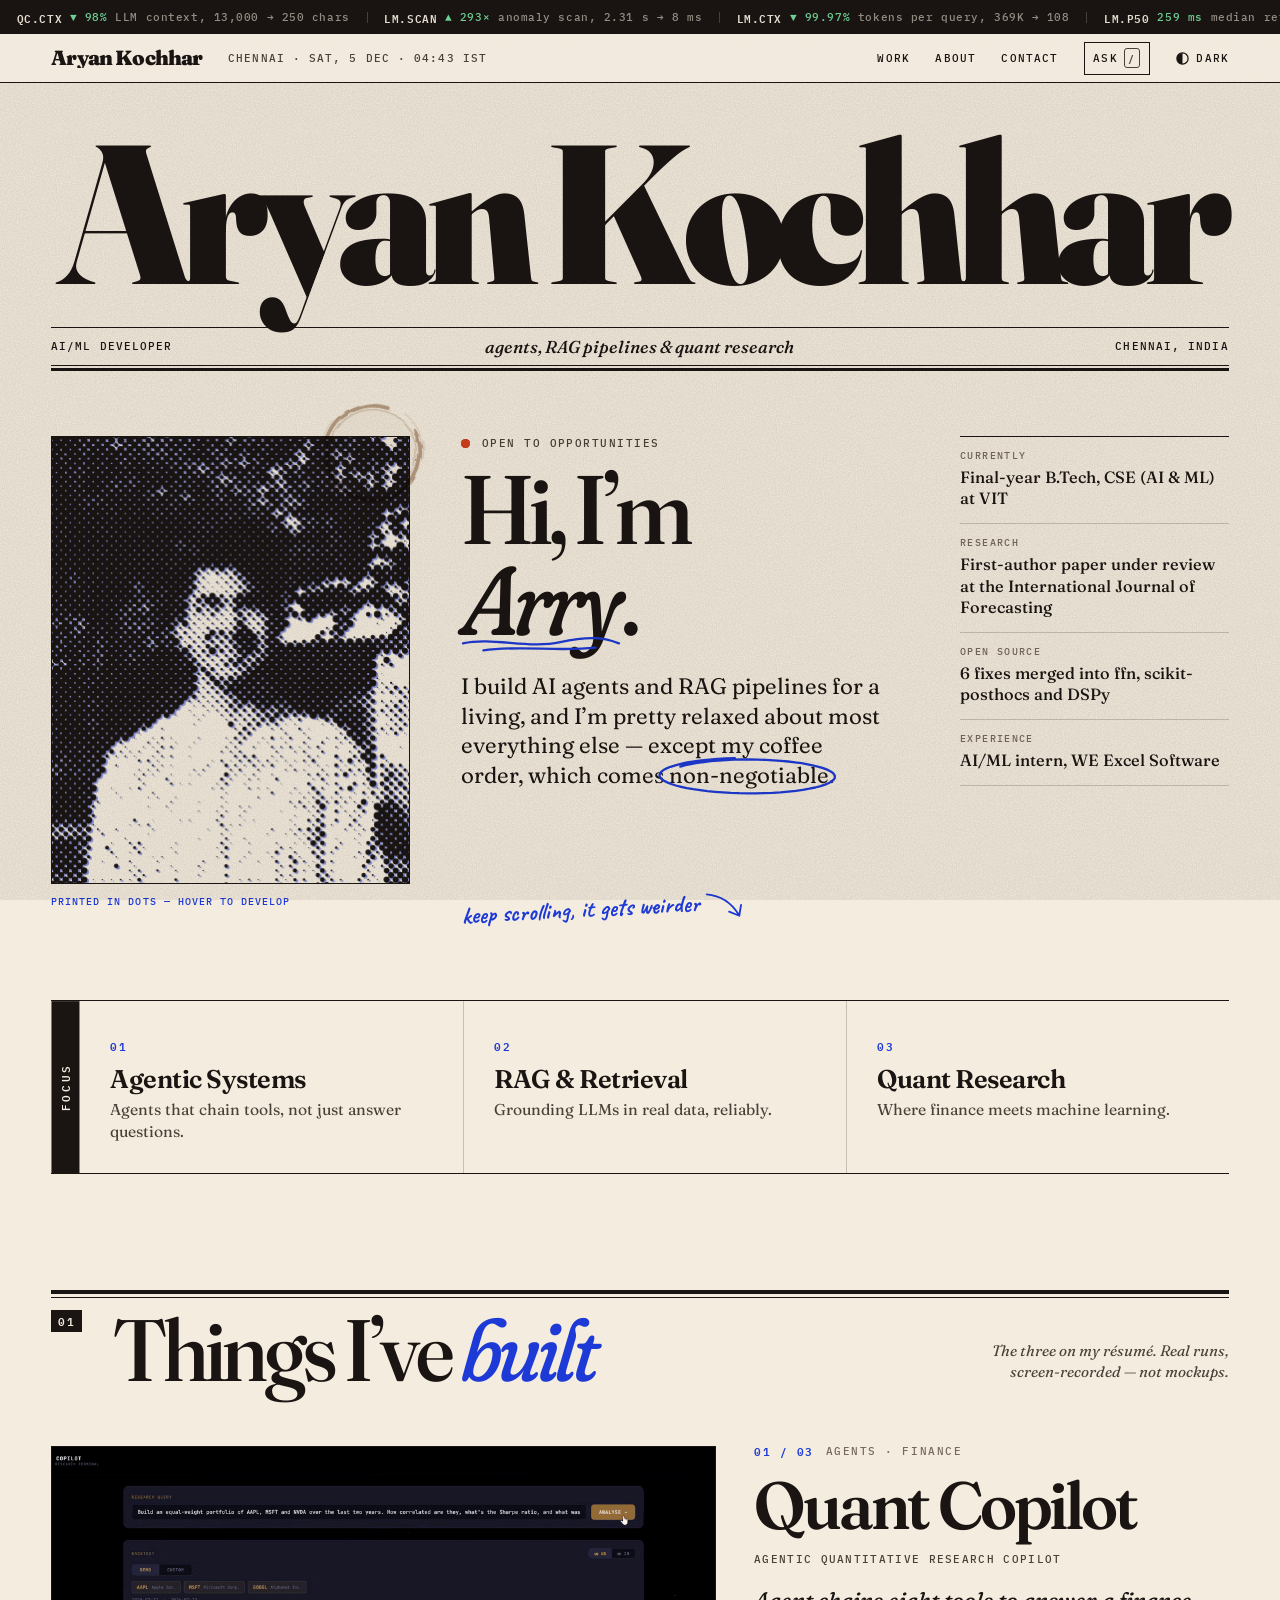
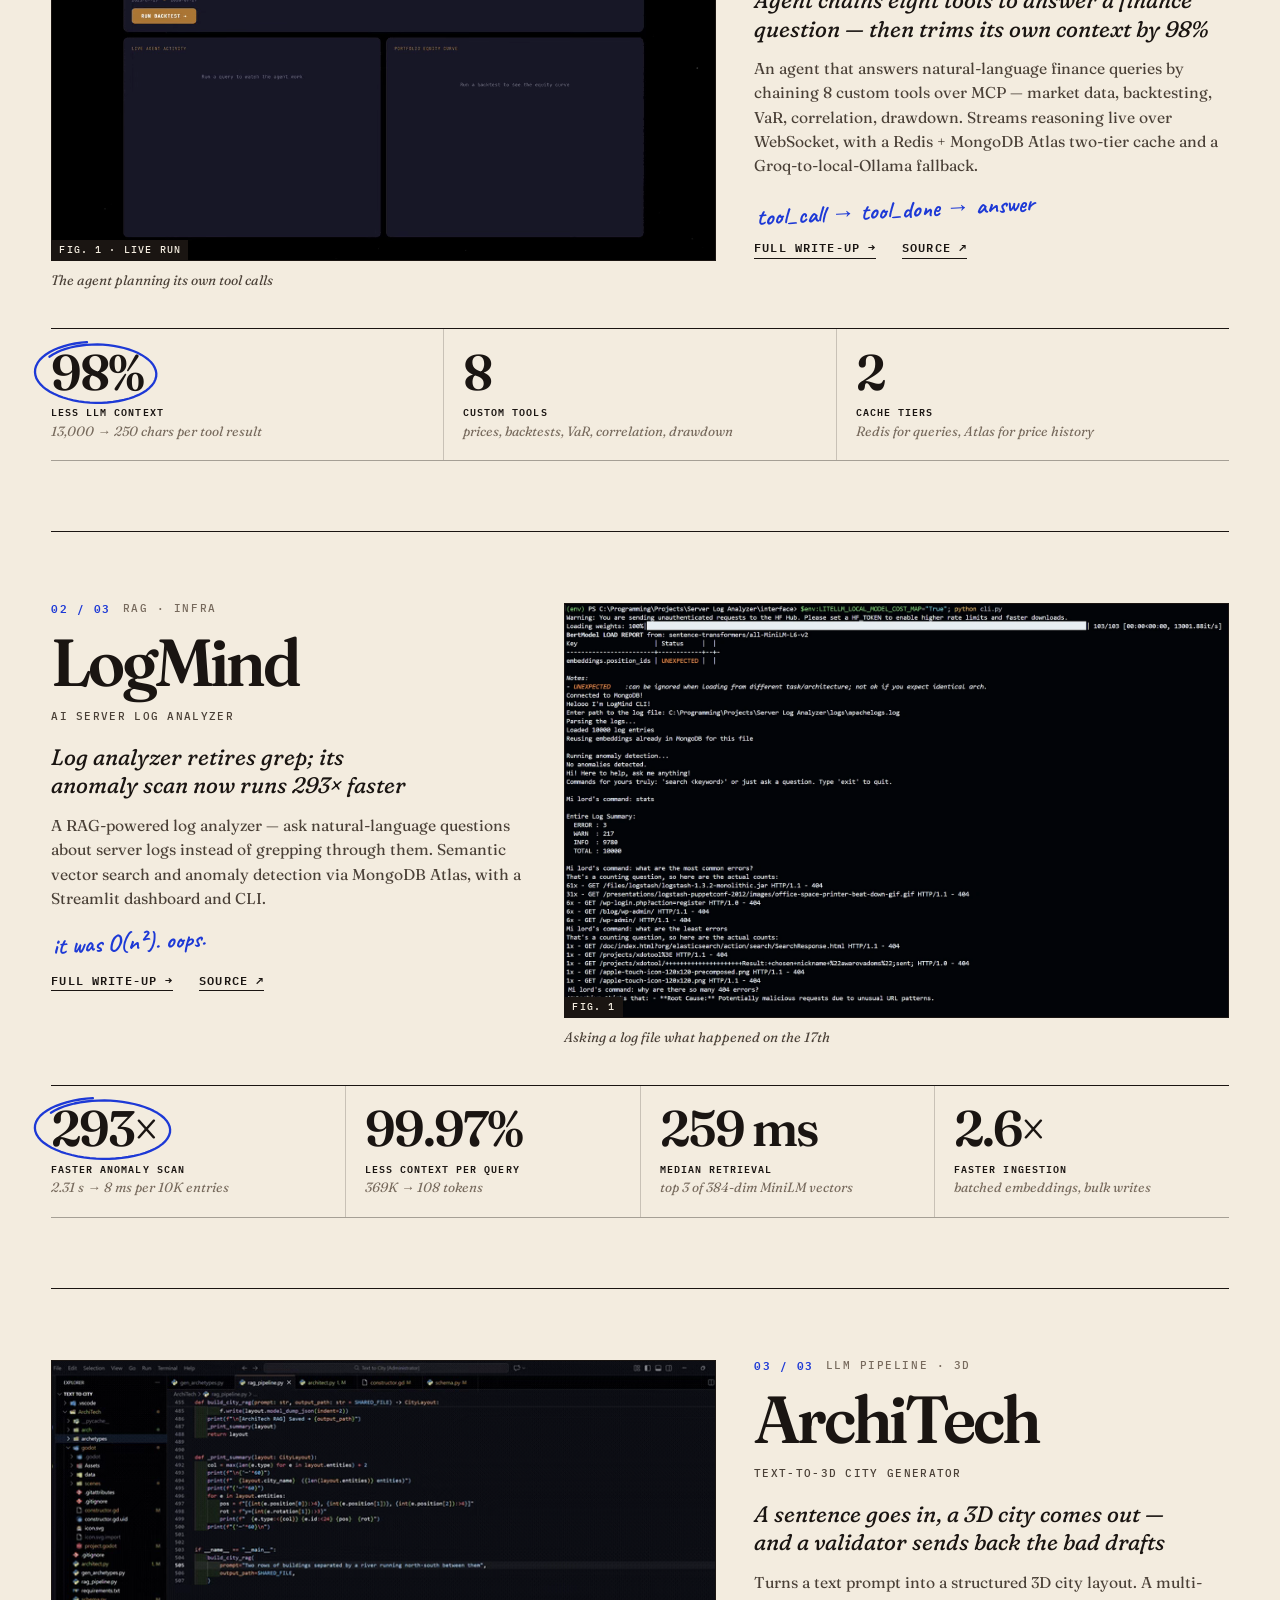
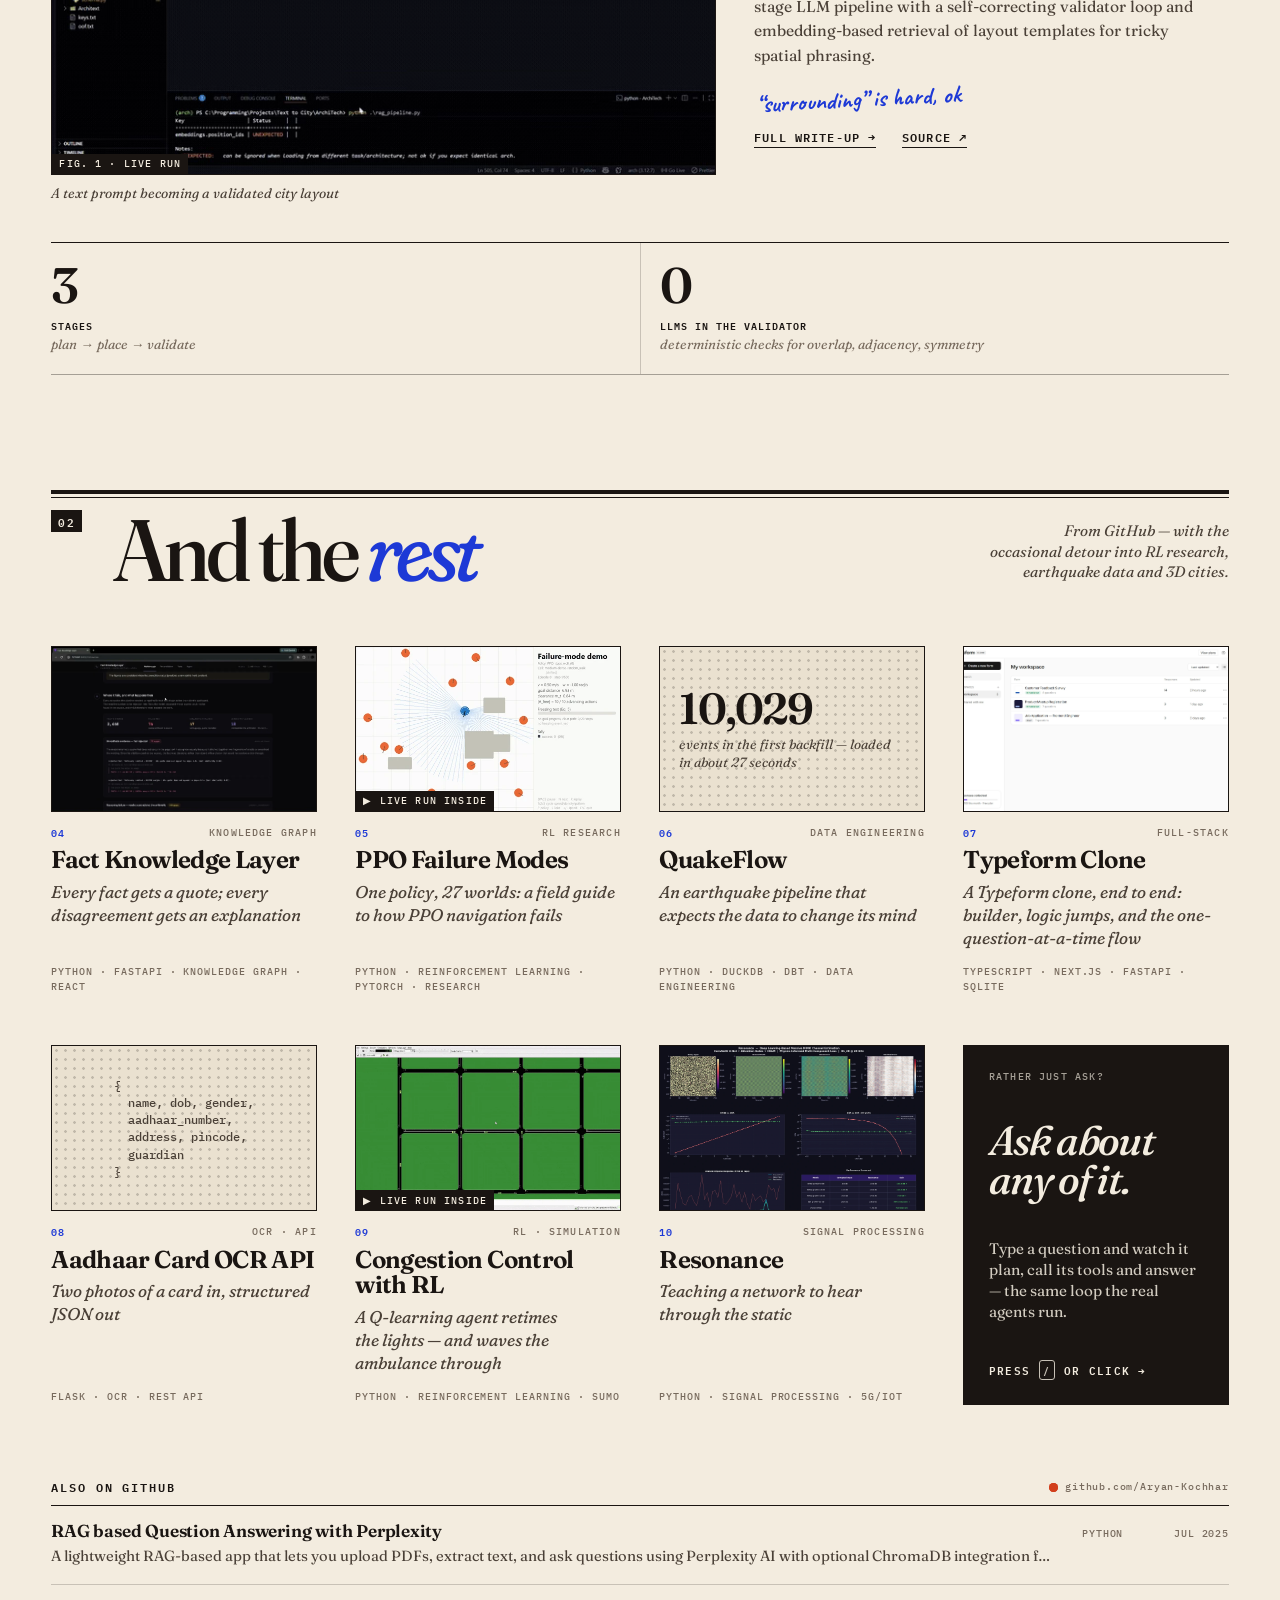
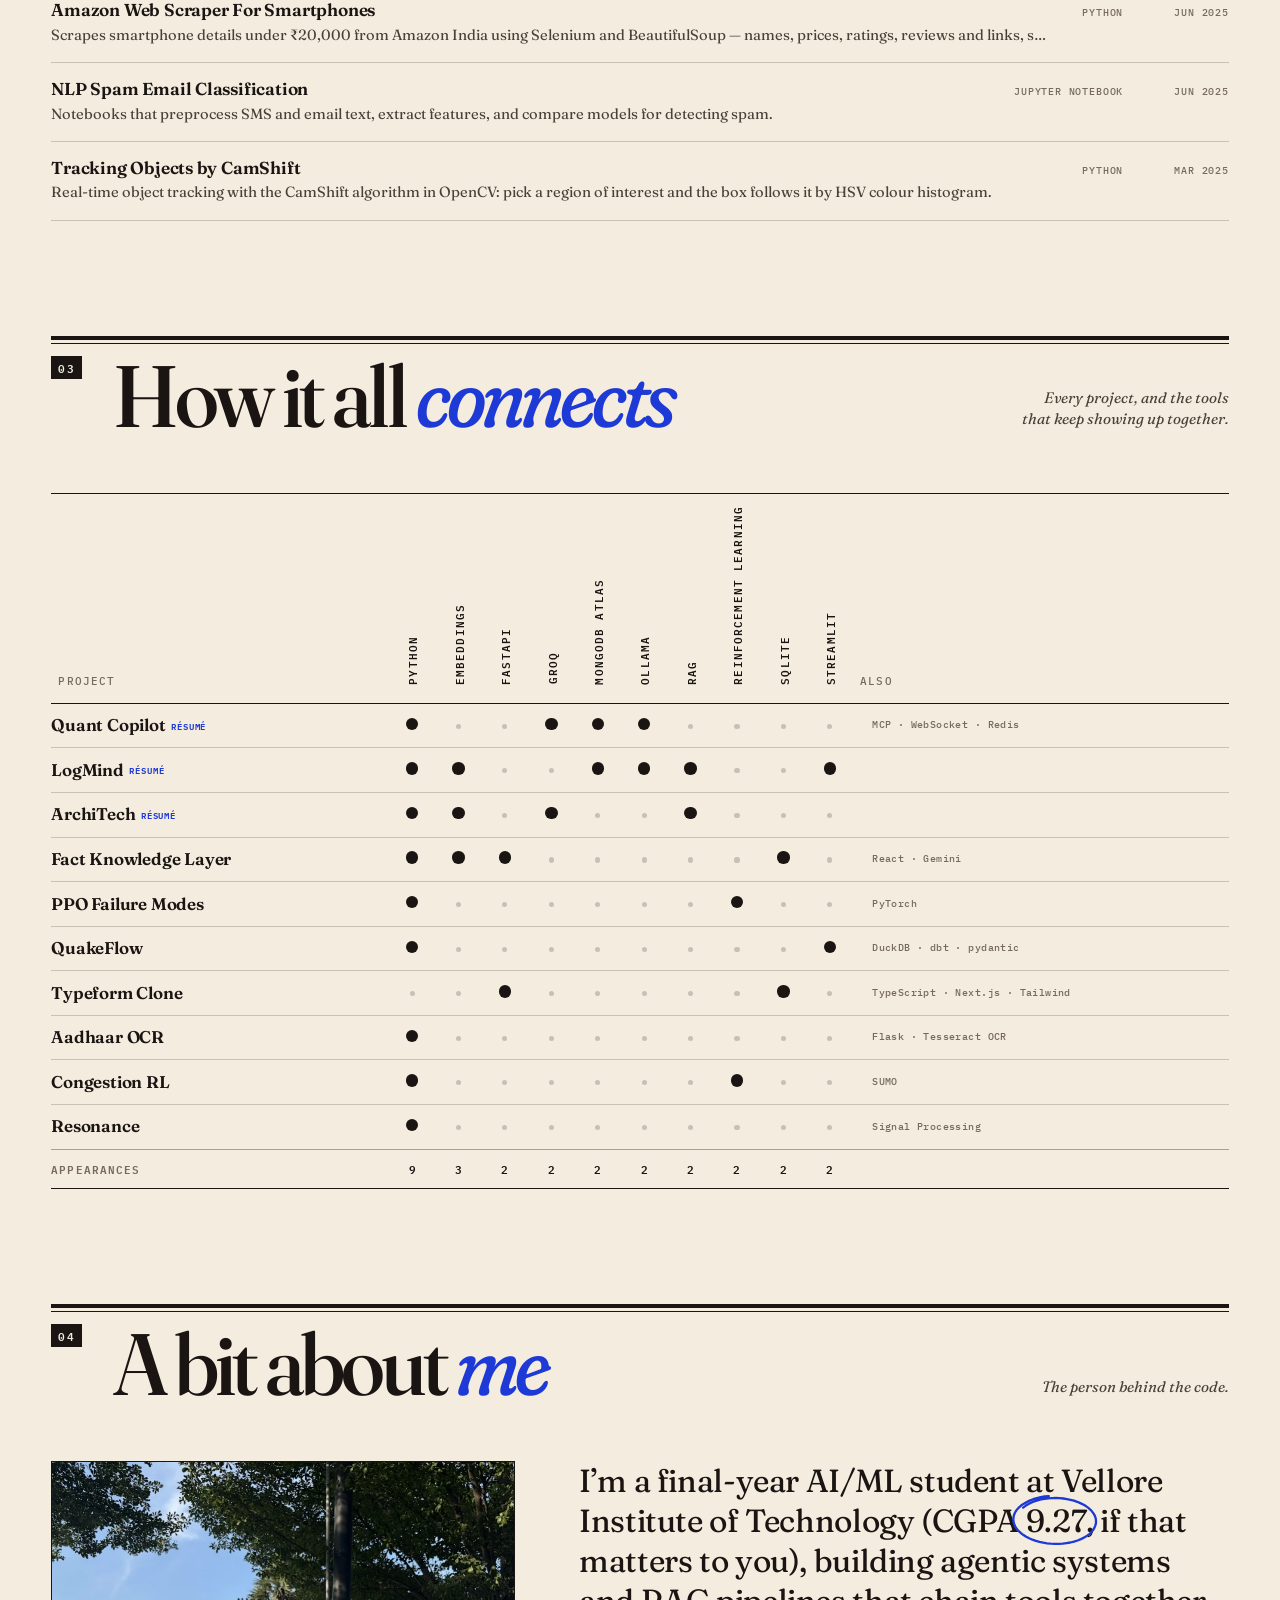
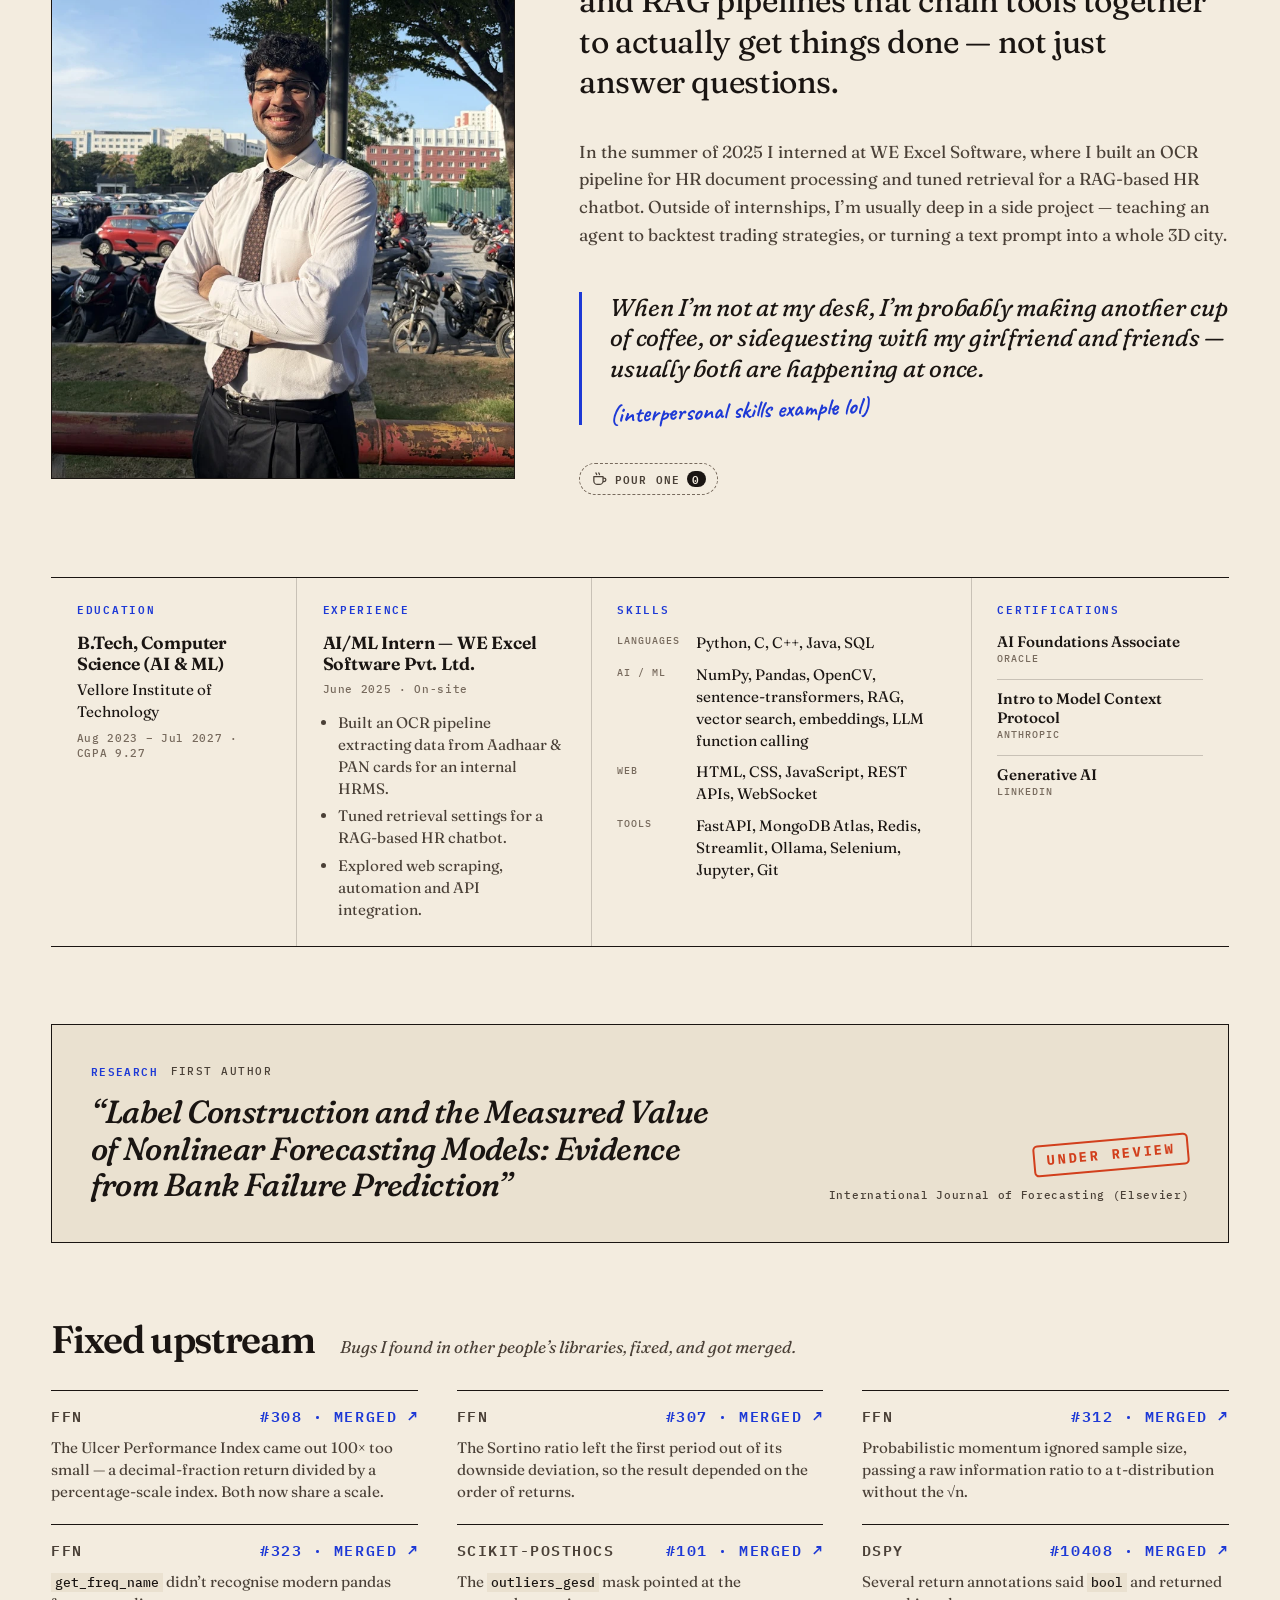
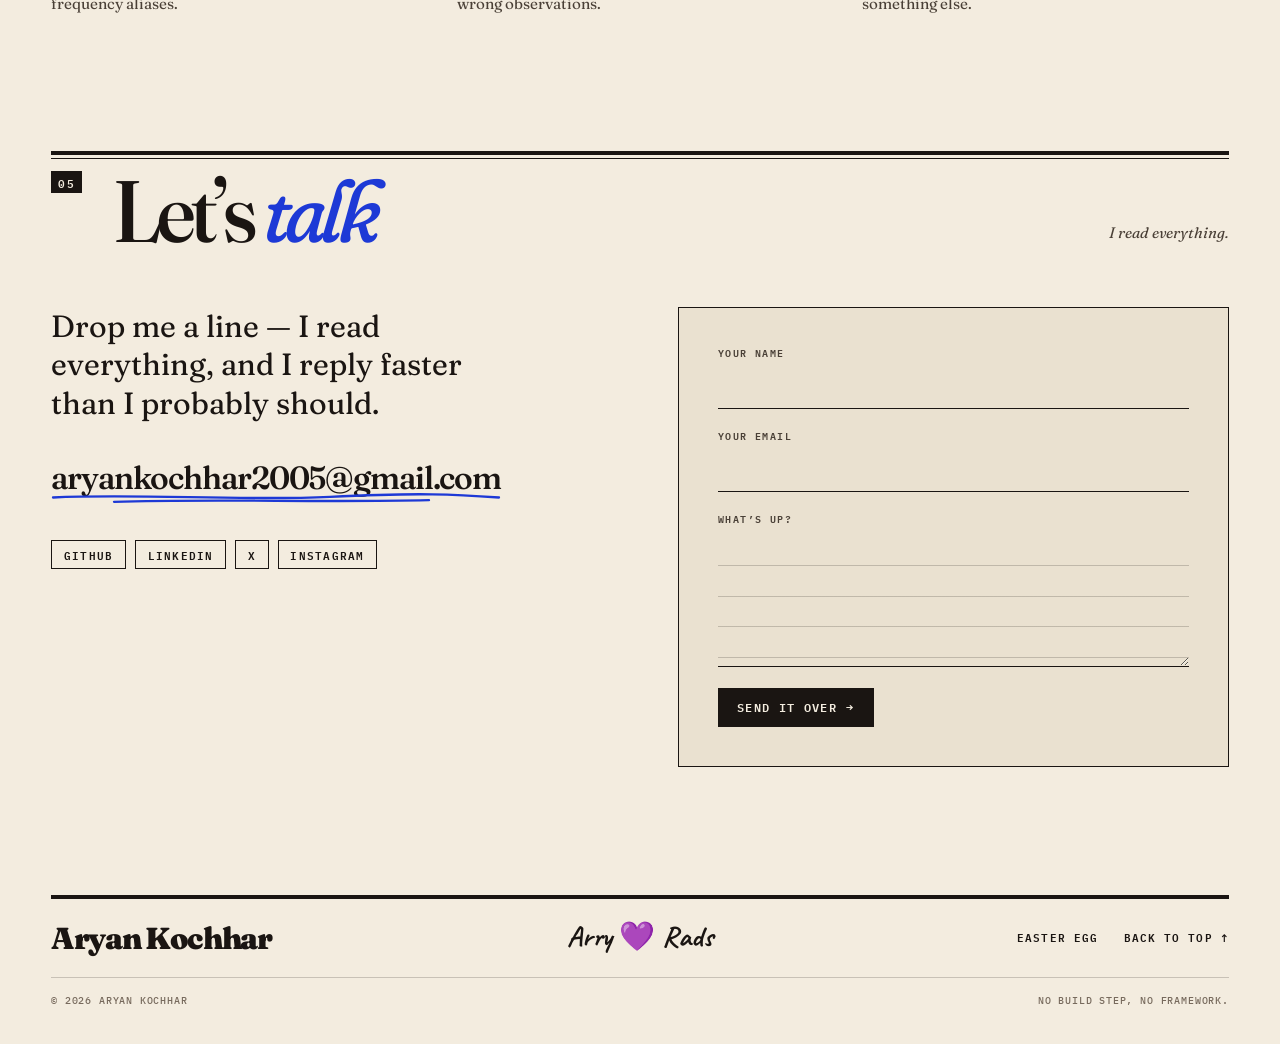
<file: index.html>
<!doctype html>
<html lang="en">
<head>
<meta charset="utf-8">
<meta name="viewport" content="width=device-width, initial-scale=1, viewport-fit=cover">
<title>Aryan Kochhar — AI agents, RAG pipelines &amp; quant research</title>
<meta name="description" content="Arry — final-year AI/ML student building agentic systems and RAG pipelines that chain tools together to actually get things done.">
<meta name="author" content="Aryan Kochhar">
<!-- Kept in step with the theme by js/app.js. -->
<meta name="theme-color" content="#f3ecdf">

<!-- og:image MUST be an absolute URL — scrapers do not resolve relative paths.
     Both point at the real domain, wherever this copy happens to be served. -->
<meta property="og:type" content="website">
<meta property="og:url" content="https://aryankochhar.in/">
<meta property="og:title" content="Aryan Kochhar — AI agents &amp; RAG pipelines">
<meta property="og:description" content="Final-year AI/ML student building agentic systems and RAG pipelines, with a focus on finance and quantitative research.">
<meta property="og:image" content="https://aryankochhar.in/assets/arry-portrait.webp">
<meta name="twitter:card" content="summary_large_image">

<!-- Pick the theme before first paint so the page never flashes the wrong
     paper. A saved choice wins; otherwise follow the system. -->
<script>
(function () {
  var d = document.documentElement, e = null;
  d.classList.add('js');
  try { e = localStorage.getItem('edition'); } catch (_) {}
  if (e !== 'morning' && e !== 'evening') {
    e = matchMedia('(prefers-color-scheme: dark)').matches ? 'evening' : 'morning';
  }
  d.dataset.edition = e;
})();
</script>

<link rel="preconnect" href="https://fonts.googleapis.com">
<link rel="preconnect" href="https://fonts.gstatic.com" crossorigin>
<link rel="stylesheet" href="https://fonts.googleapis.com/css2?family=Caveat:wght@500;700&family=Fraunces:ital,opsz,wght,SOFT,WONK@0,9..144,300..900,0..100,0..1;1,9..144,300..900,0..100,0..1&family=IBM+Plex+Mono:wght@400;500;600&display=swap">
<link rel="stylesheet" href="css/style.css">
<link rel="icon" href="data:image/svg+xml,<svg xmlns='http://www.w3.org/2000/svg' viewBox='0 0 64 64'><rect width='64' height='64' fill='%231a1512'/><text x='32' y='44' text-anchor='middle' font-family='Georgia,serif' font-weight='700' font-size='34' fill='%23f3ecdf'>ak</text></svg>">
</head>
<body>

<a class="skip" href="#work">Skip to the work</a>

<!-- Roughens the edge of the one coffee ring on the page. -->
<svg class="defs" width="0" height="0" aria-hidden="true" focusable="false">
  <filter id="rough" x="-10%" y="-10%" width="120%" height="120%">
    <feTurbulence type="fractalNoise" baseFrequency=".028" numOctaves="3" seed="7"/>
    <feDisplacementMap in="SourceGraphic" scale="11"/>
  </filter>
</svg>

<!-- ================================================================ ticker -->
<div class="ticker">
  <ul class="ticker__track" id="ticker" aria-label="Numbers from the projects">
    <li class="tick"><b>QC.CTX</b><em>▼ 98%</em><i>LLM context, 13,000 → 250 chars</i></li>
    <li class="tick"><b>LM.SCAN</b><em>▲ 293×</em><i>anomaly scan, 2.31 s → 8 ms</i></li>
    <li class="tick"><b>LM.CTX</b><em>▼ 99.97%</em><i>tokens per query, 369K → 108</i></li>
    <li class="tick"><b>LM.P50</b><em>259 ms</em><i>median retrieval</i></li>
    <li class="tick"><b>LM.INGEST</b><em>▲ 2.6×</em><i>batched embeddings</i></li>
    <li class="tick"><b>QC.TOOLS</b><em>8</em><i>chained by one agent</i></li>
    <li class="tick"><b>UPSTREAM</b><em>6 merged</em><i>ffn, scikit-posthocs, DSPy</i></li>
    <li class="tick"><b>IJF</b><em>under review</em><i>first-author paper</i></li>
  </ul>
</div>

<!-- ================================================================== rail -->
<div class="rail" id="rail">
  <div class="rail__in wrap">
    <a class="rail__brand" href="#/" data-home aria-label="Aryan Kochhar — home"><span class="rail__brand-full">Aryan Kochhar</span><span class="rail__brand-short" aria-hidden="true">Arry</span></a>
    <span class="rail__date" id="dateline">Chennai, India</span>
    <nav class="rail__nav" aria-label="Sections">
      <button type="button" data-goto="work">Work</button>
      <button type="button" data-goto="about">About</button>
      <button type="button" data-goto="contact">Contact</button>
      <button type="button" class="rail__ask" data-ask>Ask <kbd>/</kbd></button>
      <button type="button" class="rail__ed" id="edition">
        <svg viewBox="0 0 24 24" width="15" height="15" aria-hidden="true"><circle cx="12" cy="12" r="9" fill="none" stroke="currentColor" stroke-width="2"/><path d="M12 3a9 9 0 0 0 0 18z" fill="currentColor"/></svg>
        <span id="editionLabel">Dark</span>
      </button>
    </nav>
  </div>
  <div class="rail__prog" aria-hidden="true"><i id="prog"></i></div>
</div>

<!-- ================================================================== home -->
<main id="home">

  <header class="mast wrap" id="mast">
    <p class="mast__name">Aryan Kochhar</p>
    <div class="mast__strip">
      <span>AI/ML developer</span>
      <span class="mast__motto">agents, RAG pipelines &amp; quant research</span>
      <span>Chennai, India</span>
    </div>
  </header>

  <section class="hero wrap" id="top">
    <figure class="hero__photo rv">
      <div class="halftone" id="halftone">
        <img src="assets/arry-portrait.webp" alt="Aryan Kochhar, smiling, standing outdoors in a printed kurta" width="560" height="560" decoding="async">
        <canvas aria-hidden="true"></canvas>
      </div>
      <figcaption class="cap"><span class="cap__hint" id="halftoneHint">Printed in dots — hover to develop</span></figcaption>
      <!-- The one coffee ring: somebody put a cup down on the corner. -->
      <svg class="ring" viewBox="0 0 200 200" aria-hidden="true">
        <g filter="url(#rough)" fill="none" stroke="currentColor" stroke-linecap="round">
          <circle cx="100" cy="100" r="80" stroke-width="6.5" stroke-dasharray="441 62"/>
          <circle cx="100" cy="100" r="73.5" stroke-width="2" opacity=".55"/>
          <circle cx="100" cy="100" r="86" stroke-width="1.3" stroke-dasharray="70 190 110 133" opacity=".5"/>
        </g>
        <circle cx="100" cy="100" r="76" fill="currentColor" opacity=".06"/>
      </svg>
    </figure>

    <div class="hero__copy">
      <p class="kicker rv"><span class="live" aria-hidden="true"></span>Open to opportunities</p>
      <h1 class="hero__h" aria-label="Hi, I’m Arry.">
        <span class="hero__line"><span>Hi, I’m</span></span>
        <span class="hero__line"><span><em data-pen="under">Arry</em>.</span></span>
      </h1>
      <p class="hero__lede rv">I build AI agents and RAG pipelines for a living, and I’m pretty relaxed about most everything else — except my coffee order, which comes <span data-pen="circle">non-negotiable</span>.</p>
      <div class="hero__cta rv">
        <button type="button" class="btn btn--ink" data-goto="work">See my work <span class="btn__arrow" aria-hidden="true">→</span></button>
        <button type="button" class="btn" data-goto="contact">Say hi</button>
      </div>
      <p class="note note--scroll rv" aria-hidden="true">keep scrolling, it gets weirder
        <svg viewBox="0 0 60 44" width="46" height="34"><path d="M4 6c14 2 30 10 40 28M32 30l13 6 3-14" fill="none" stroke="currentColor" stroke-width="2.4" stroke-linecap="round" stroke-linejoin="round"/></svg>
      </p>
    </div>

    <dl class="facts rv" aria-label="At a glance">
      <div><dt>Currently</dt><dd>Final-year B.Tech, CSE (AI &amp; ML) at VIT</dd></div>
      <div><dt>Research</dt><dd>First-author paper under review at the International Journal of Forecasting</dd></div>
      <div><dt>Open source</dt><dd>6 fixes merged into ffn, scikit-posthocs and DSPy</dd></div>
      <div><dt>Experience</dt><dd>AI/ML intern, WE Excel Software</dd></div>
    </dl>
  </section>

  <section class="beats wrap" aria-labelledby="beatsH">
    <h2 class="beats__h" id="beatsH">Focus</h2>
    <ol class="beats__list">
      <li class="rv">
        <span class="beats__n">01</span>
        <h3>Agentic Systems</h3>
        <p>Agents that chain tools, not just answer questions.</p>
      </li>
      <li class="rv">
        <span class="beats__n">02</span>
        <h3>RAG &amp; Retrieval</h3>
        <p>Grounding LLMs in real data, reliably.</p>
      </li>
      <li class="rv">
        <span class="beats__n">03</span>
        <h3>Quant Research</h3>
        <p>Where finance meets machine learning.</p>
      </li>
    </ol>
  </section>

  <!-- ------------------------------------------------------ featured work -->
  <section class="sec wrap" id="work">
    <header class="sec__head">
      <span class="sec__page">01</span>
      <h2 class="sec__title rv">Things I’ve <em>built</em></h2>
      <p class="sec__meta rv">The three on my résumé. Real runs, screen-recorded — not mockups.</p>
    </header>
    <div class="works" id="works"></div>
    <noscript>
      <ul class="plain">
        <li><a href="https://github.com/Aryan-Kochhar/Agentic-Quantitative-Research-Copilot">Quant Copilot</a> — an agent that chains 8 tools to answer finance questions.</li>
        <li><a href="https://github.com/Aryan-Kochhar/LogMind---Server-Log-Analyzer">LogMind</a> — a RAG-powered server log analyzer.</li>
        <li><a href="https://github.com/Aryan-Kochhar/-ArchiTech-">ArchiTech</a> — text prompt to 3D city layout.</li>
        <li><a href="https://github.com/Aryan-Kochhar">Everything else, on GitHub</a>.</li>
      </ul>
    </noscript>
  </section>

  <!-- ------------------------------------------------------ everything else -->
  <section class="sec wrap" id="more">
    <header class="sec__head">
      <span class="sec__page">02</span>
      <h2 class="sec__title rv">And the <em>rest</em></h2>
      <p class="sec__meta rv">From GitHub — with the occasional detour into RL research, earthquake data and 3D cities.</p>
    </header>
    <div class="cards" id="cards"></div>

    <div class="wire rv">
      <div class="wire__head">
        <h3>Also on GitHub</h3>
        <span class="wire__src" id="wireSrc"><span class="live" aria-hidden="true"></span>github.com/Aryan-Kochhar</span>
      </div>
      <ul class="wire__list" id="wire"></ul>
    </div>
  </section>

  <!-- ---------------------------------------------------------- the stack -->
  <section class="sec wrap" id="map">
    <header class="sec__head">
      <span class="sec__page">03</span>
      <h2 class="sec__title rv">How it all <em>connects</em></h2>
      <p class="sec__meta rv">Every project, and the tools that keep showing up together.</p>
    </header>
    <div class="box rv" id="box"></div>
  </section>

  <!-- -------------------------------------------------------------- about -->
  <section class="sec wrap" id="about">
    <header class="sec__head">
      <span class="sec__page">04</span>
      <h2 class="sec__title rv">A bit about <em>me</em></h2>
      <p class="sec__meta rv">The person behind the code.</p>
    </header>

    <div class="profile">
      <figure class="profile__photo rv">
        <div class="frame"><img src="assets/arry-formal.webp" alt="Aryan Kochhar in a white shirt and patterned tie, arms crossed and smiling, outdoors" width="793" height="1033" loading="lazy" decoding="async"></div>
      </figure>

      <div class="profile__copy">
        <p class="profile__lead rv">I’m a final-year AI/ML student at Vellore Institute of Technology (CGPA <span data-pen="circle">9.27</span>, if that matters to you), building agentic systems and RAG pipelines that chain tools together to actually get things done — not just answer questions.</p>
        <p class="rv">In the summer of 2025 I interned at WE Excel Software, where I built an OCR pipeline for HR document processing and tuned retrieval for a RAG-based HR chatbot. Outside of internships, I’m usually deep in a side project — teaching an agent to backtest trading strategies, or turning a text prompt into a whole 3D city.</p>
        <blockquote class="pull rv">
          <p>When I’m not at my desk, I’m probably making another cup of coffee, or sidequesting with my girlfriend and friends — usually both are happening at once.</p>
          <span class="note note--pull">(interpersonal skills example lol)</span>
        </blockquote>
        <div class="pourbar rv">
          <button type="button" class="pour" id="pour">
            <svg viewBox="0 0 24 24" width="17" height="17" aria-hidden="true"><path d="M4 8h13v6a5 5 0 0 1-5 5H9a5 5 0 0 1-5-5zM17 10h1.5a2.5 2.5 0 0 1 0 5H17M7 2.5c0 1.2 1 1.3 1 2.5M11 2.5c0 1.2 1 1.3 1 2.5" fill="none" stroke="currentColor" stroke-width="1.8" stroke-linecap="round" stroke-linejoin="round"/></svg>
            pour one <span class="pour__n" id="pourN">0</span>
          </button>
          <span class="quote" id="quote" role="status" aria-live="polite"></span>
        </div>
      </div>
    </div>

    <div class="file rv">
      <div class="file__col">
        <h3>Education</h3>
        <p class="file__t">B.Tech, Computer Science (AI &amp; ML)</p>
        <p>Vellore Institute of Technology</p>
        <p class="file__m">Aug 2023 – Jul 2027 · CGPA 9.27</p>
      </div>
      <div class="file__col">
        <h3>Experience</h3>
        <p class="file__t">AI/ML Intern — WE Excel Software Pvt. Ltd.</p>
        <p class="file__m">June 2025 · On-site</p>
        <ul>
          <li>Built an OCR pipeline extracting data from Aadhaar &amp; PAN cards for an internal HRMS.</li>
          <li>Tuned retrieval settings for a RAG-based HR chatbot.</li>
          <li>Explored web scraping, automation and API integration.</li>
        </ul>
      </div>
      <div class="file__col">
        <h3>Skills</h3>
        <dl>
          <dt>Languages</dt><dd>Python, C, C++, Java, SQL</dd>
          <dt>AI / ML</dt><dd>NumPy, Pandas, OpenCV, sentence-transformers, RAG, vector search, embeddings, LLM function calling</dd>
          <dt>Web</dt><dd>HTML, CSS, JavaScript, REST APIs, WebSocket</dd>
          <dt>Tools</dt><dd>FastAPI, MongoDB Atlas, Redis, Streamlit, Ollama, Selenium, Jupyter, Git</dd>
        </dl>
      </div>
      <div class="file__col">
        <h3>Certifications</h3>
        <ul class="file__certs">
          <li>AI Foundations Associate <span>Oracle</span></li>
          <li>Intro to Model Context Protocol <span>Anthropic</span></li>
          <li>Generative AI <span>LinkedIn</span></li>
        </ul>
      </div>
    </div>

    <article class="paper rv">
      <div>
        <p class="kicker"><b>Research</b><span>First author</span></p>
        <h3 class="paper__t">“Label Construction and the Measured Value of Nonlinear Forecasting Models: Evidence from Bank Failure Prediction”</h3>
      </div>
      <div class="paper__side">
        <span class="stamp">Under review</span>
        <p class="paper__m">International Journal of Forecasting (Elsevier)</p>
      </div>
    </article>

    <section class="fixes rv" aria-labelledby="fixesH">
      <div class="fixes__head">
        <h3 id="fixesH">Fixed upstream</h3>
        <p>Bugs I found in other people’s libraries, fixed, and got merged.</p>
      </div>
      <ol class="fixes__list" id="fixes"></ol>
    </section>
  </section>

  <!-- ------------------------------------------------------------ contact -->
  <section class="sec wrap" id="contact">
    <header class="sec__head">
      <span class="sec__page">05</span>
      <h2 class="sec__title rv">Let’s <em>talk</em></h2>
      <p class="sec__meta rv">I read everything.</p>
    </header>

    <div class="letters">
      <div class="letters__copy">
        <p class="letters__lede rv">Drop me a line — I read everything, and I reply faster than I probably should.</p>
        <a class="mail rv" href="mailto:aryankochhar2005@gmail.com"><span data-pen="under">aryankochhar2005@gmail.com</span></a>
        <ul class="social rv">
          <li><a href="https://github.com/Aryan-Kochhar" target="_blank" rel="noopener">GitHub</a></li>
          <li><a href="https://linkedin.com/in/aryan-kochhar" target="_blank" rel="noopener">LinkedIn</a></li>
          <li><a href="https://x.com/AryanKochhar2" target="_blank" rel="noopener">X</a></li>
          <li><a href="https://instagram.com/_aryankochhar" target="_blank" rel="noopener">Instagram</a></li>
        </ul>
      </div>

      <!-- novalidate: the handler in app.js does the checking so the messages
           match the rest of the page. No backend — it composes a mailto. -->
      <form class="form rv" id="contactForm" novalidate>
        <div class="field">
          <label for="f-name">Your name</label>
          <input id="f-name" name="name" type="text" autocomplete="name" required>
          <span class="field__err">I’d like to know who I’m talking to.</span>
        </div>
        <div class="field">
          <label for="f-email">Your email</label>
          <input id="f-email" name="email" type="email" autocomplete="email" required>
          <span class="field__err">That doesn’t look like an email address.</span>
        </div>
        <div class="field">
          <label for="f-msg">What’s up?</label>
          <textarea id="f-msg" name="message" rows="4" required></textarea>
          <span class="field__err">Say something — anything.</span>
        </div>
        <button class="btn btn--ink" type="submit">Send it over <span class="btn__arrow" aria-hidden="true">→</span></button>
        <p class="form__note" id="formNote" role="status" aria-live="polite"></p>
      </form>
    </div>
  </section>
</main>

<!-- A single project renders here (#/p/:id). -->
<main id="article" hidden></main>

<footer class="foot wrap">
  <div class="foot__row">
    <p class="foot__brand">Aryan Kochhar</p>
    <p class="foot__sig">Arry 💜 Rads</p>
    <p class="foot__links">
      <a href="jitters/">Easter egg</a>
      <button type="button" data-goto="top">Back to top ↑</button>
    </p>
  </div>
  <div class="foot__fine">
    <span>© 2026 Aryan Kochhar</span>
    <span>No build step, no framework.</span>
  </div>
</footer>

<!-- ================================================================== ask -->
<dialog class="desk" id="desk" aria-labelledby="deskH">
  <div class="desk__bar">
    <h2 id="deskH"><span class="live" aria-hidden="true"></span>Ask about Arry</h2>
    <button type="button" class="desk__x" data-close aria-label="Close">esc</button>
  </div>
  <div class="desk__log" id="deskLog" aria-live="polite"></div>
  <div class="desk__chips" id="deskChips"></div>
  <form class="desk__form" id="deskForm" autocomplete="off">
    <span aria-hidden="true">›</span>
    <input id="deskIn" type="text" placeholder="Projects, numbers, the paper, how to reach him…" aria-label="Your question" enterkeyhint="send">
    <button type="submit">Ask</button>
  </form>
  <p class="desk__fine">No LLM back here — a few hundred lines of pattern-matching doing an impression of one. The real agents are in the projects.</p>
</dialog>

<!-- ============================================================= lightbox -->
<dialog class="lb" id="lb" aria-label="Figure">
  <button type="button" class="lb__x" data-close aria-label="Close">esc</button>
  <button type="button" class="lb__nav lb__nav--prev" data-step="-1" aria-label="Previous figure">←</button>
  <figure class="lb__fig">
    <div class="lb__media" id="lbMedia"></div>
    <figcaption class="cap" id="lbCap"></figcaption>
  </figure>
  <button type="button" class="lb__nav lb__nav--next" data-step="1" aria-label="Next figure">→</button>
</dialog>

<noscript>
  <style>
    .rv, .hero__line > span { opacity: 1 !important; transform: none !important; }
    .rail__ask, .rail__ed, .wire, #map, .fixes, .pourbar { display: none !important; }
  </style>
</noscript>

<script type="module" src="js/app.js"></script>
</body>
</html>
</file>
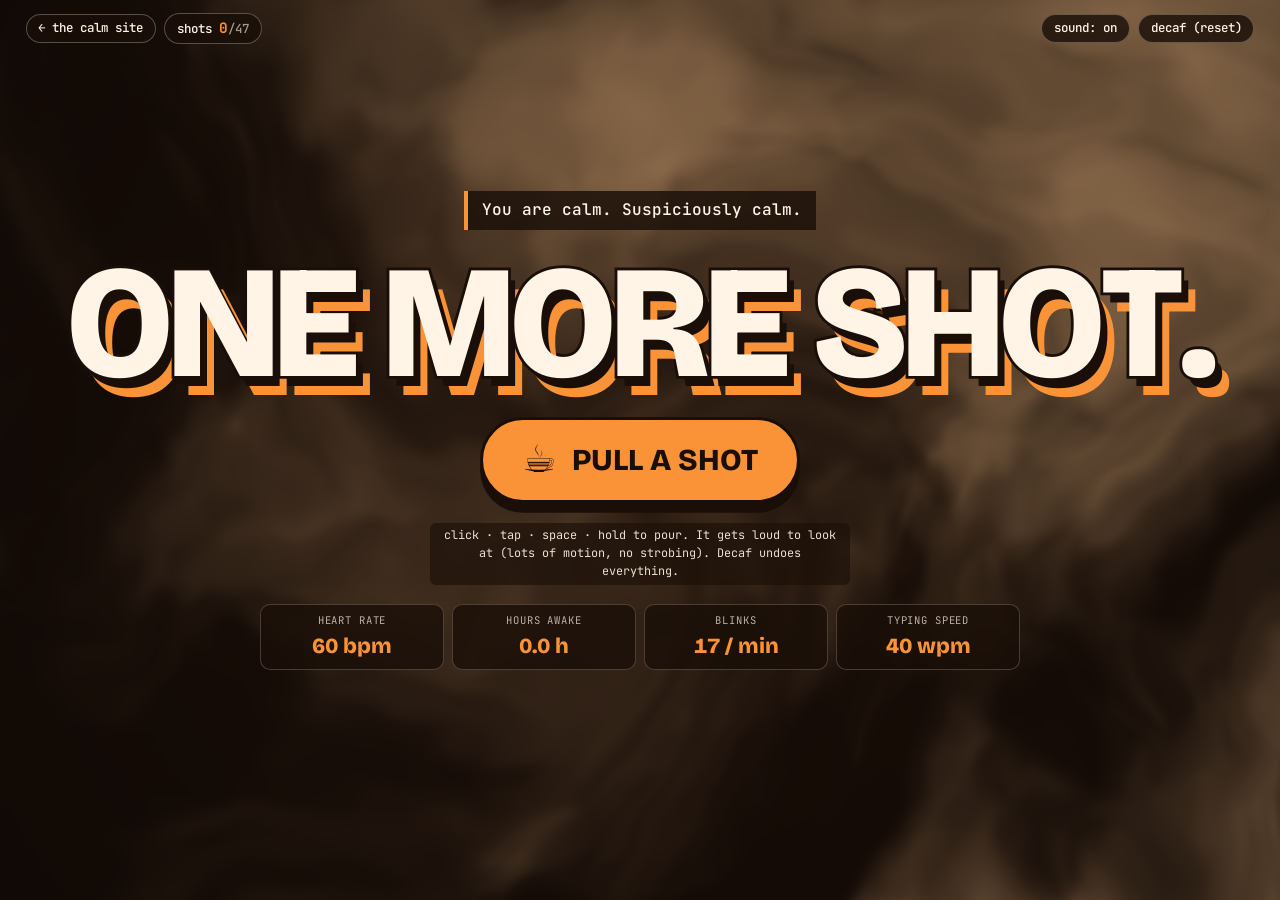
<file: jitters/index.html>
<!doctype html>
<html lang="en">
<head>
<meta charset="utf-8">
<meta name="viewport" content="width=device-width, initial-scale=1">
<title>THE JITTERS — one more shot</title>
<meta name="description" content="A website that drinks 47 espressos while you watch. Every shot makes it worse.">
<meta name="theme-color" content="#1a0f08">
<link rel="preconnect" href="https://fonts.googleapis.com">
<link rel="preconnect" href="https://fonts.gstatic.com" crossorigin>
<link rel="stylesheet" href="https://fonts.googleapis.com/css2?family=Bricolage+Grotesque:opsz,wght@12..96,400..800&family=JetBrains+Mono:wght@400;500;700&display=swap">
<link rel="icon" href="data:image/svg+xml,<svg xmlns='http://www.w3.org/2000/svg' viewBox='0 0 100 100'><text y='.9em' font-size='90'>&#9749;</text></svg>">
<style>
:root{
  --hue:28;
  --acc:hsl(var(--hue) 95% 60%);
  --ink:#fff4e6;
  --bean:#1a0f08;
  --mono:"JetBrains Mono",ui-monospace,Consolas,monospace;
}
*{box-sizing:border-box;margin:0}
html,body{height:100%}
body{
  background:var(--bean);color:var(--ink);overflow:hidden;
  font-family:"Bricolage Grotesque",system-ui,sans-serif;
  touch-action:manipulation;-webkit-user-select:none;user-select:none;
}
/* If WebGL is missing the page still gets a moving backdrop. */
body.nogl{background:linear-gradient(120deg,#1a0f08,#6b3f22,#1a0f08);background-size:300% 300%;animation:drift 12s ease-in-out infinite}
@keyframes drift{50%{background-position:100% 50%}}

canvas{position:fixed;inset:0;width:100%;height:100%;display:block}
#gl{z-index:0}
#fx{z-index:3;pointer-events:none}

#stage{position:fixed;inset:0;z-index:1;display:grid;grid-template-rows:auto 1fr auto;will-change:transform}

.bar{display:flex;flex-wrap:wrap;gap:.5rem;align-items:center;padding:.8rem clamp(.8rem,3vw,1.6rem)}
.bar .gap{flex:1}
.chip{
  font:500 .78rem/1 var(--mono);color:var(--ink);text-decoration:none;
  background:rgba(26,15,8,.82);border:1px solid rgba(255,244,230,.28);
  padding:.6em .95em;border-radius:999px;cursor:pointer;white-space:nowrap;
  -webkit-backdrop-filter:blur(6px);backdrop-filter:blur(6px);
}
span.chip{cursor:default}
.chip b{color:var(--acc);font-size:1.15em}
.chip i{font-style:normal;opacity:.6}
.chip:hover{border-color:var(--acc)}
:focus-visible{outline:3px solid var(--ink);outline-offset:3px}

main{
  display:flex;flex-direction:column;align-items:center;justify-content:center;
  gap:clamp(.7rem,2.2vh,1.4rem);text-align:center;padding:0 clamp(.8rem,4vw,3rem);min-height:0;
}
.status{
  font:500 clamp(.8rem,1.6vw,1rem)/1.3 var(--mono);
  background:rgba(26,15,8,.82);border-left:4px solid var(--acc);
  padding:.55em .9em;max-width:42ch;
}
h1{
  font-weight:800;line-height:.92;letter-spacing:-.03em;text-transform:uppercase;
  font-size:clamp(2.6rem,min(12.5vw,20vh),10rem);
  color:var(--ink);
  -webkit-text-stroke:.035em var(--bean);paint-order:stroke fill;
  text-shadow:.045em .06em 0 var(--bean),.09em .12em 0 var(--acc);
}
.w{display:inline-block;white-space:nowrap}
.l{display:inline-block;will-change:transform}

#shotwrap{transition:transform .16s cubic-bezier(.2,1.5,.4,1)}
.shot{
  display:inline-flex;align-items:center;gap:.5em;cursor:pointer;
  font:800 clamp(1.1rem,3.2vw,1.9rem)/1 "Bricolage Grotesque",system-ui,sans-serif;
  color:var(--bean);background:var(--acc);
  border:3px solid var(--bean);border-radius:999px;padding:.7em 1.3em;
  box-shadow:0 .32em 0 var(--bean);
}
.shot:active{transform:translateY(.2em);box-shadow:0 .12em 0 var(--bean)}
.shot__cup{font-size:1.25em}

.hint{font:400 .74rem/1.5 var(--mono);opacity:.9;background:rgba(26,15,8,.7);padding:.35em .8em;border-radius:6px;max-width:60ch}

.vitals{display:grid;grid-template-columns:repeat(4,minmax(0,1fr));gap:.5rem;width:min(760px,100%)}
.vitals div{background:rgba(26,15,8,.82);border:1px solid rgba(255,244,230,.2);padding:.6rem .5rem;border-radius:10px}
.vitals dt{font:400 .66rem/1 var(--mono);opacity:.7;text-transform:uppercase;letter-spacing:.08em}
.vitals dd{font-weight:800;font-size:clamp(.95rem,2.2vw,1.35rem);margin-top:.35em;color:var(--acc);font-variant-numeric:tabular-nums}
@media (max-width:560px){.vitals{grid-template-columns:repeat(2,minmax(0,1fr))}}

.tapes{position:relative;height:clamp(64px,11vh,96px);opacity:0;transition:opacity .6s;pointer-events:none}
.s3 .tapes{opacity:1}
.tape{
  position:absolute;left:-5vw;width:110vw;overflow:hidden;white-space:nowrap;
  background:var(--acc);color:var(--bean);border-block:3px solid var(--bean);
  font-weight:800;font-size:clamp(.85rem,1.9vw,1.2rem);padding:.3em 0;
}
.tape--a{top:0;transform:rotate(-1.6deg)}
.tape--b{bottom:8px;transform:rotate(1.3deg);background:var(--ink)}
.tape span{display:inline-block;will-change:transform}

#pops{position:fixed;inset:0;z-index:4;pointer-events:none}
.pop{
  position:absolute;width:min(300px,80vw);pointer-events:auto;
  background:var(--ink);color:var(--bean);border:3px solid var(--bean);box-shadow:8px 8px 0 var(--bean);
  font:500 .82rem/1.45 var(--mono);rotate:var(--r,0deg);
  animation:pop .28s cubic-bezier(.2,1.6,.4,1);
}
@keyframes pop{from{transform:scale(.5);opacity:0}}
.pop__bar{display:flex;justify-content:space-between;align-items:center;gap:.5em;background:var(--acc);padding:.3em .3em .3em .7em;font-weight:700;cursor:grab;border-bottom:3px solid var(--bean);touch-action:none}
.pop__body{padding:.9em .8em}
.pop__btns{display:flex;gap:.5em;padding:0 .8em .8em}
.pop button{font:700 .8rem/1 var(--mono);border:2px solid var(--bean);background:var(--bean);color:var(--ink);padding:.5em .9em;cursor:pointer}
.pop .pop__x{background:none;color:var(--bean);border:0;font-size:1rem;padding:.3em .5em}
</style>
</head>
<body>

<canvas id="gl" aria-hidden="true"></canvas>

<div id="stage">
  <header class="bar">
    <a class="chip" href="../">&larr; the calm site</a>
    <span class="chip">shots <b id="nShots">0</b><i>/47</i></span>
    <span class="gap"></span>
    <button class="chip" id="mute" aria-pressed="false">sound: on</button>
    <button class="chip" id="decaf">decaf (reset)</button>
  </header>

  <main>
    <p class="status" id="status" role="status">You are calm. Suspiciously calm.</p>
    <h1 id="title"></h1>
    <div id="shotwrap">
      <button class="shot" id="shot"><span class="shot__cup" aria-hidden="true">&#9749;</span><span>PULL A SHOT</span></button>
    </div>
    <p class="hint" id="hint">click &middot; tap &middot; space &middot; hold to pour. It gets loud to look at (lots of motion, no strobing). Decaf undoes everything.</p>
    <dl class="vitals">
      <div><dt>heart rate</dt><dd id="vBpm">60 bpm</dd></div>
      <div><dt>hours awake</dt><dd id="vAwake">0.0 h</dd></div>
      <div><dt>blinks</dt><dd id="vBlink">17 / min</dd></div>
      <div><dt>typing speed</dt><dd id="vType">40 wpm</dd></div>
    </dl>
  </main>

  <div class="tapes" aria-hidden="true">
    <div class="tape tape--a"><span id="tapeA"></span></div>
    <div class="tape tape--b"><span id="tapeB"></span></div>
  </div>
</div>

<canvas id="fx" aria-hidden="true"></canvas>
<div id="pops"></div>

<script>
(() => {
'use strict';
const $ = id => document.getElementById(id);
const clamp = (v, a, b) => Math.min(b, Math.max(a, v));
const smooth = (a, b, x) => { x = clamp((x - a) / (b - a), 0, 1); return x * x * (3 - 2 * x); };

const MAX = 47;
// Reduced-motion visitors get the half-caf version: same page, a fifth of the movement.
const calm = matchMedia('(prefers-reduced-motion: reduce)').matches;
const M = calm ? 0.2 : 1;

const STAGES = [
  [0,  'You are calm. Suspiciously calm.'],
  [1,  'Ah. There it is.'],
  [3,  'Typing speed: yes.'],
  [6,  'The button has developed opinions about being clicked.'],
  [10, 'Gravity is now a suggestion.'],
  [15, 'Your body has opened several support tickets.'],
  [22, 'You can hear the colour orange. Closing a ticket now opens two.'],
  [30, 'Time is a flat white.'],
  [40, 'Nearly there. Do not blink. You could not if you tried.'],
  [47, 'YOU ARE NOW COFFEE.'],
];
const TITLES = [
  [0,  'One more shot.'],
  [10, 'Just one more.'],
  [22, "I'm fine."],
  [30, 'I AM FINE!!'],
  [40, 'What is sleep'],
  [47, 'You are now coffee.'],
];
const POPS = [
  ['sleep.exe',   'Sleep has stopped responding. Wait for it? It is not coming.'],
  ['heart.sys',   'Your heart has requested a 1:1. Subject line: "concerns".'],
  ['hands.dll',   'Hands are vibrating at a frequency only dogs can complain about.'],
  ['calendar',    'It is somehow both 4am and Tuesday.'],
  ['brain.tmp',   '47 tabs open. 46 of them are this one.'],
  ['barista',     'The barista knows your name. And your blood type. It is espresso.'],
  ['eyelids',     'Eyelids not found. Proceed anyway?'],
  ['idea.new',    'New idea detected: what if coffee, but faster.'],
  ['left-leg',    'Left leg is bouncing at 140 bpm and has started a band.'],
];
const EMO = ['☕', '⚡', '🫨', '👁️', '💥', '🥐', '⏰'];

// ---- state ----
let shots = 0, k = 0, kS = 0;            // k: caffeine 0..1, kS: eased
let flow = 0, ring = 0, jit = 0, tSec = 0, kick = 0, hue = 28;
let muted = false, ac = null, curTitle = '', letters = [];
let bx = 0, by = 0, tired = 0, lastDodge = 0, popN = 0, popZ = 1, rain = 0, tapeOff = 0, tapeHalf = [1, 1];
let W = innerWidth, H = innerHeight;
const mouse = { x: W / 2, y: H / 2 };
const parts = [];

const stage = $('stage'), shotBtn = $('shot'), wrap = $('shotwrap'), popBox = $('pops');

// ---- headline: one span per letter so each can shake on its own ----
function setTitle(text) {
  const h = $('title');
  h.textContent = ''; h.setAttribute('aria-label', text); letters = [];
  text.split(' ').forEach(word => {
    const w = document.createElement('span');
    w.className = 'w'; w.setAttribute('aria-hidden', 'true');
    for (const ch of word) {
      const l = document.createElement('span');
      l.className = 'l'; l.textContent = ch; w.appendChild(l);
      letters.push({ el: l, a: Math.random() * 6.28, b: Math.random() * 6.28, f: 0.7 + Math.random() * 0.8 });
    }
    h.appendChild(w); h.appendChild(document.createTextNode(' '));
  });
}

function pick(table) { let r = table[0]; for (const s of table) if (shots >= s[0]) r = s; return r[1]; }

function sync() {
  k = Math.min(shots / MAX, 1);
  $('nShots').textContent = shots;
  const st = shots > MAX ? shots + ' shots. The coffee is drinking you now.' : pick(STAGES);
  if ($('status').textContent !== st) $('status').textContent = st;
  const tt = pick(TITLES);
  if (tt !== curTitle) { curTitle = tt; setTitle(tt); }
  $('vBpm').textContent = (60 + shots * 7) + ' bpm';
  $('vAwake').textContent = (shots * 1.7).toFixed(1) + ' h';
  const bl = Math.max(0, Math.round(17 - shots * 0.4));
  $('vBlink').textContent = bl ? bl + ' / min' : '0 (lids missing)';
  $('vType').textContent = (40 + shots * shots) + ' wpm';
  document.body.classList.toggle('s3', shots >= 3);
  document.title = shots ? '(' + shots + ') THE JITTERS' : 'THE JITTERS — one more shot';
}

// ---- sound: a rising blip per shot, plus a heartbeat that speeds up ----
function tone(f0, f1, dur, vol, type) {
  if (muted || !ac) return;
  const t = ac.currentTime, o = ac.createOscillator(), g = ac.createGain();
  o.type = type; o.frequency.setValueAtTime(f0, t); o.frequency.exponentialRampToValueAtTime(f1, t + dur * 0.6);
  g.gain.setValueAtTime(vol, t); g.gain.exponentialRampToValueAtTime(0.001, t + dur);
  o.connect(g).connect(ac.destination); o.start(t); o.stop(t + dur + 0.02);
}
function blip() {
  if (muted) return;
  if (!ac) { try { ac = new (window.AudioContext || window.webkitAudioContext)(); } catch (e) { muted = true; return; } }
  if (ac.state === 'suspended') ac.resume();
  const f = 196 * Math.pow(2, (shots % 25) / 12);
  tone(f, f * 2, 0.26, 0.1, 'triangle');
}
(function beat() {
  setTimeout(beat, 60000 / Math.min(60 + shots * 7, 230));
  if (shots && !document.hidden) tone(72, 40, 0.13, 0.2, 'sine');
})();

// ---- particles ----
function add(x, y, vx, vy, kind) {
  if (parts.length > 420) parts.shift();
  parts.push({
    x, y, vx, vy, kind, age: 0,
    r: kind === 'e' ? 13 + Math.random() * 15 : 5 + Math.random() * 6,
    rot: Math.random() * 6.28, vr: (Math.random() - 0.5) * 9,
    life: kind === 't' ? 0.55 : 5 + Math.random() * 4,
    ch: EMO[(Math.random() * EMO.length) | 0], hue: Math.random() * 70,
  });
}
function burst(x, y, n) {
  for (let i = 0; i < n; i++) {
    const a = Math.random() * 6.28, s = 200 + Math.random() * 520;
    add(x, y, Math.cos(a) * s, Math.sin(a) * s - 220, Math.random() < 0.28 ? 'e' : 'b');
  }
}

const fx = $('fx'), c2 = fx.getContext('2d');
function stepParts(dt) {
  const floor = shots >= 10;   // from ten shots on, things land and pile up
  if (floor) {
    rain += dt * (2 + 26 * k) * M;
    while (rain > 1) { rain--; add(Math.random() * W, -30, (Math.random() - 0.5) * 220, Math.random() * 200, Math.random() < 0.5 ? 'e' : 'b'); }
  }
  c2.clearRect(0, 0, W, H);
  for (let i = parts.length - 1; i >= 0; i--) {
    const p = parts[i];
    p.age += dt;
    if (p.age > p.life || p.y > H + 90) { parts.splice(i, 1); continue; }
    if (p.kind !== 't') {
      p.vy += 1400 * dt;
      const dx = p.x - mouse.x, dy = p.y - mouse.y, d2 = dx * dx + dy * dy;
      if (d2 < 16000 && d2 > 1) { const d = Math.sqrt(d2), f = (1 - d / 127) * 2600 * dt; p.vx += dx / d * f; p.vy += dy / d * f; }
      p.x += p.vx * dt; p.y += p.vy * dt; p.rot += p.vr * dt;
      if (floor) {
        if (p.y > H - p.r) { p.y = H - p.r; p.vy *= -0.55; p.vx *= 0.82; p.vr *= 0.8; if (Math.abs(p.vy) < 40) p.vy = 0; }
        if (p.x < p.r) { p.x = p.r; p.vx *= -0.6; }
        if (p.x > W - p.r) { p.x = W - p.r; p.vx *= -0.6; }
      }
    }
    c2.globalAlpha = clamp((p.life - p.age) / 0.6, 0, 1);
    if (p.kind === 't') {
      c2.fillStyle = 'hsl(' + hue + ' 95% 60%)';
      c2.beginPath(); c2.arc(p.x, p.y, 5 * (1 - p.age / p.life) + 1, 0, 6.28); c2.fill();
      continue;
    }
    c2.save(); c2.translate(p.x, p.y); c2.rotate(p.rot);
    if (p.kind === 'e') {
      c2.font = (p.r * 2) + 'px serif'; c2.textAlign = 'center'; c2.textBaseline = 'middle';
      c2.fillText(p.ch, 0, 0);
    } else {
      c2.fillStyle = kS > 0.4 ? 'hsl(' + (hue + p.hue) + ' 90% 60%)' : '#7a4a28';
      c2.strokeStyle = '#fff4e6'; c2.lineWidth = 1.5;
      c2.beginPath(); c2.ellipse(0, 0, p.r, p.r * 0.65, 0, 0, 6.28); c2.fill(); c2.stroke();
      c2.beginPath(); c2.moveTo(-p.r * 0.7, 0); c2.quadraticCurveTo(0, p.r * 0.35, p.r * 0.7, 0); c2.stroke();
    }
    c2.restore();
  }
  c2.globalAlpha = 1;
}

// ---- the backdrop: coffee being stirred, then losing the plot ----
const glc = $('gl');
const gl = glc.getContext('webgl', { antialias: false, powerPreference: 'high-performance' });
let U = null;
const FS = `precision highp float;
uniform vec2 r,m;uniform float t,u,k;
float h(vec2 p){return fract(sin(dot(p,vec2(127.1,311.7)))*43758.5453);}
float n(vec2 p){vec2 i=floor(p),f=fract(p);f=f*f*(3.-2.*f);
 return mix(mix(h(i),h(i+vec2(1.,0.)),f.x),mix(h(i+vec2(0.,1.)),h(i+vec2(1.,1.)),f.x),f.y);}
float fbm(vec2 p){float a=.5,s=0.;for(int i=0;i<5;i++){s+=a*n(p);p=p*2.03+vec2(1.7,9.2);a*=.5;}return s;}
void main(){
 float mn=min(r.x,r.y);
 vec2 uv=(gl_FragCoord.xy-.5*r)/mn,mm=(m-.5*r)/mn;
 uv+=.35*k*(uv-mm)*exp(-4.*dot(uv-mm,uv-mm));
 float d=length(uv),a=atan(uv.y,uv.x);
 float sa=1.0472,fa=abs(mod(a+t*.1,sa)-sa*.5);
 uv=mix(uv,d*vec2(cos(fa),sin(fa)),smoothstep(.5,.95,k));
 float ang=(1.2+3.*k)*exp(-d*1.2)+t*.3;
 float c=cos(ang),s=sin(ang);
 uv=mat2(c,-s,s,c)*uv;
 vec2 q=uv*(1.6+2.*k);
 vec2 w=vec2(fbm(q+t*.5),fbm(q+vec2(5.2,1.3)-t*.4));
 float f=fbm(q+(1.5+2.5*k)*w);
 float rings=.5+.5*sin(d*(6.+14.*k)-u);
 f=mix(f,f*.6+rings*.4,smoothstep(.3,1.,k));
 vec3 coffee=mix(vec3(.10,.055,.03),vec3(.78,.60,.42),smoothstep(.3,.75,f))+vec3(1.,.93,.82)*smoothstep(.7,.82,f)*.4;
 vec3 neon=(.5+.5*cos(6.2831*(f*1.5+vec3(0.,.33,.67))+t*.4))*(.6+.4*sin(f*22.));
 vec3 col=mix(coffee,neon,smoothstep(.2,.85,k));
 col*=1.-.4*d;
 gl_FragColor=vec4(col,1.);
}`;
function shader(type, src) {
  const s = gl.createShader(type);
  gl.shaderSource(s, src); gl.compileShader(s);
  if (!gl.getShaderParameter(s, gl.COMPILE_STATUS)) { console.error(gl.getShaderInfoLog(s)); return null; }
  return s;
}
if (gl) {
  const v = shader(gl.VERTEX_SHADER, 'attribute vec2 a;void main(){gl_Position=vec4(a,0.,1.);}');
  const f = shader(gl.FRAGMENT_SHADER, FS);
  const p = gl.createProgram();
  if (v && f) {
    gl.attachShader(p, v); gl.attachShader(p, f); gl.linkProgram(p);
    if (gl.getProgramParameter(p, gl.LINK_STATUS)) {
      gl.useProgram(p);
      gl.bindBuffer(gl.ARRAY_BUFFER, gl.createBuffer());
      gl.bufferData(gl.ARRAY_BUFFER, new Float32Array([-1, -1, 3, -1, -1, 3]), gl.STATIC_DRAW);
      const loc = gl.getAttribLocation(p, 'a');
      gl.enableVertexAttribArray(loc); gl.vertexAttribPointer(loc, 2, gl.FLOAT, false, 0, 0);
      U = {}; for (const name of ['r', 'm', 't', 'u', 'k']) U[name] = gl.getUniformLocation(p, name);
    }
  }
}
if (!U) document.body.classList.add('nogl');

let glScale = 1;
function resize() {
  W = innerWidth; H = innerHeight;
  const dpr = Math.min(devicePixelRatio || 1, 2);
  fx.width = W * dpr; fx.height = H * dpr; c2.setTransform(dpr, 0, 0, dpr, 0, 0);
  glScale = Math.min(devicePixelRatio || 1, 1.25);
  glc.width = Math.max(1, W * glScale | 0); glc.height = Math.max(1, H * glScale | 0);
  if (U) gl.viewport(0, 0, glc.width, glc.height);
  measureTapes();
}

// ---- ticker tapes ----
const TAPE = ' ONE MORE SHOT ✦ DECAF IS A RUMOUR ✦ SLEEP IS FOR THE UNDER-CAFFEINATED ✦ I CAN STOP WHENEVER I WANT ✦ MY HANDS ARE FINE ✦';
const tapeEls = [$('tapeA'), $('tapeB')];
tapeEls.forEach((el, i) => { const s = (i ? TAPE.split('✦').reverse().join('✦') : TAPE).repeat(4); el.textContent = s + s; });
function measureTapes() { tapeEls.forEach((el, i) => { tapeHalf[i] = Math.max(1, el.offsetWidth / 2); }); }

// ---- the shot ----
function pull() {
  shots++; kick = 1; tired = 0;
  blip();
  const r = shotBtn.getBoundingClientRect();
  burst(r.left + r.width / 2, r.top + r.height / 2, 10 + Math.min(shots, 30));
  if (shots === MAX) finale();
  else if (shots >= 15) spawnPop();
  sync();
}
function finale() {
  popBox.textContent = '';
  for (let i = 0; i < 7; i++) setTimeout(() => burst(Math.random() * W, Math.random() * H * 0.6, 40), i * 170);
  $('hint').textContent = 'You have peaked. Decaf brings you back down, or keep pouring. Nobody here can stop you.';
}
function decaf() {
  shots = 0; kick = 0; bx = by = 0; tired = 0;
  wrap.style.transform = ''; popBox.textContent = ''; parts.length = 0;
  $('hint').textContent = 'Back to baseline. click · tap · space · hold to pour.';
  sync();
}

shotBtn.addEventListener('click', pull);
$('decaf').addEventListener('click', decaf);
$('mute').addEventListener('click', e => {
  muted = !muted;
  e.currentTarget.textContent = 'sound: ' + (muted ? 'off' : 'on');
  e.currentTarget.setAttribute('aria-pressed', String(muted));
});

// hold to pour
let holdT = null, holdI = null;
const endHold = () => { clearTimeout(holdT); clearInterval(holdI); holdT = holdI = null; };
shotBtn.addEventListener('pointerdown', () => { endHold(); holdT = setTimeout(() => { holdI = setInterval(pull, 130); }, 450); });
addEventListener('pointerup', endHold); addEventListener('pointercancel', endHold); addEventListener('blur', endHold);

addEventListener('keydown', e => {
  if (e.code === 'Escape') { popBox.textContent = ''; return; }
  if (e.code !== 'Space' || e.target.closest('button, a')) return;
  e.preventDefault(); pull();
});

// From six shots the button flinches away from the mouse. It tires after a few
// dodges so it can always be caught, and the keyboard never has to chase it.
function dodge(e) {
  if (shots < 6 || calm || e.pointerType !== 'mouse' || holdI) return;
  if (tired >= 1 + Math.floor(shots / 12) || performance.now() - lastDodge < 240) return;
  const r = shotBtn.getBoundingClientRect(), cx = r.left + r.width / 2, cy = r.top + r.height / 2;
  const dx = cx - e.clientX, dy = cy - e.clientY;
  if (Math.hypot(dx, dy) > Math.max(r.width, r.height) / 2 + 50) return;
  const a = Math.atan2(dy, dx) + (Math.random() - 0.5) * 1.4, s = 170 + Math.random() * 140;
  const nx = clamp(cx + Math.cos(a) * s, r.width / 2 + 12, W - r.width / 2 - 12);
  const ny = clamp(cy + Math.sin(a) * s, r.height / 2 + 70, H - r.height / 2 - 12);
  bx += nx - cx; by += ny - cy; tired++; lastDodge = performance.now();
  wrap.style.transform = 'translate(' + bx.toFixed(0) + 'px,' + by.toFixed(0) + 'px)';
}

let drag = null;
addEventListener('pointermove', e => {
  mouse.x = e.clientX; mouse.y = e.clientY;
  if (drag) { drag.pop.style.left = (e.clientX - drag.dx) + 'px'; drag.pop.style.top = (e.clientY - drag.dy) + 'px'; return; }
  if (shots >= 3 && !calm) add(e.clientX, e.clientY, 0, 0, 't');
  dodge(e);
});
addEventListener('pointerup', () => { drag = null; });

// ---- support tickets (popups). From 22 shots, closing one opens two. ----
function spawnPop() {
  if (popBox.children.length >= 12) return;
  const [title, msg] = POPS[popN++ % POPS.length];
  const el = document.createElement('div');
  el.className = 'pop'; el.setAttribute('role', 'dialog'); el.setAttribute('aria-label', title);
  el.innerHTML = '<div class="pop__bar"><span>' + title + '</span><button class="pop__x" aria-label="Close">✕</button></div>' +
    '<div class="pop__body">' + msg + '</div><div class="pop__btns"><button>OK</button><button>ALSO OK</button></div>';
  el.style.left = (Math.random() * Math.max(10, W - 320)) + 'px';
  el.style.top = (64 + Math.random() * Math.max(10, H - 280)) + 'px';
  el.style.setProperty('--r', (Math.random() * 8 - 4).toFixed(1) + 'deg');
  el.style.zIndex = ++popZ;
  popBox.appendChild(el);
}
popBox.addEventListener('click', e => {
  const b = e.target.closest('button'); if (!b) return;
  const pop = b.closest('.pop'), r = pop.getBoundingClientRect();
  pop.remove(); burst(r.left + r.width / 2, r.top + r.height / 2, 8);
  if (shots >= 22 && shots < MAX) { spawnPop(); spawnPop(); }
});
popBox.addEventListener('pointerdown', e => {
  const bar = e.target.closest('.pop__bar'); if (!bar || e.target.closest('button')) return;
  const pop = bar.parentNode;
  drag = { pop, dx: e.clientX - pop.offsetLeft, dy: e.clientY - pop.offsetTop };
  pop.style.zIndex = ++popZ;
});

// ---- frame ----
let last = performance.now();
function frame(now) {
  const dt = Math.min((now - last) / 1000, 0.05); last = now; tSec += dt;
  kS += (k - kS) * Math.min(1, dt * 3);
  // Every clock is accumulated, never multiplied by k, so easing k can't make anything jump.
  const speed = calm ? 0.4 : 1;
  flow += dt * (0.25 + 2.2 * kS) * speed;
  ring += dt * (0.6 + 5 * kS) * speed;
  jit += dt * (3 + 16 * kS);
  kick *= Math.pow(0.002, dt);

  hue = (28 + (flow * 40 % 360) * smooth(0.3, 0.6, kS)) % 360;
  document.documentElement.style.setProperty('--hue', hue.toFixed(1));

  const amp = (kS * kS * 30 + kS * 4) * M, rot = kS * 22 * M, sc = (1 + kick * 0.12).toFixed(3);
  for (const L of letters) {
    const x = Math.sin(jit * L.f + L.a) * amp, y = Math.cos(jit * L.f * 1.13 + L.b) * amp, r = Math.sin(jit * 0.7 * L.f + L.b) * rot;
    L.el.style.transform = 'translate(' + x.toFixed(1) + 'px,' + y.toFixed(1) + 'px) rotate(' + r.toFixed(1) + 'deg) scale(' + sc + ')';
  }

  const tilt = Math.sin(tSec * 0.9) * 6 * smooth(0.4, 1, kS) * M;
  const sx = ((Math.random() - 0.5) * kick * 18 + Math.sin(jit * 1.7) * kS * 3) * M;
  const sy = ((Math.random() - 0.5) * kick * 18 + Math.cos(jit * 1.3) * kS * 3) * M;
  stage.style.transform = 'translate(' + sx.toFixed(1) + 'px,' + sy.toFixed(1) + 'px) rotate(' + tilt.toFixed(2) + 'deg) scale(' + (1 + kick * 0.015).toFixed(4) + ')';

  if (shots >= 3) {
    tapeOff += dt * (40 + 500 * kS) * speed;
    tapeEls[0].style.transform = 'translateX(' + (-(tapeOff % tapeHalf[0])).toFixed(1) + 'px)';
    tapeEls[1].style.transform = 'translateX(' + (-(tapeHalf[1] - tapeOff % tapeHalf[1])).toFixed(1) + 'px)';
  }

  if (U) {
    gl.uniform2f(U.r, glc.width, glc.height);
    gl.uniform2f(U.m, mouse.x * glScale, (H - mouse.y) * glScale);
    gl.uniform1f(U.t, flow); gl.uniform1f(U.u, ring); gl.uniform1f(U.k, kS);
    gl.drawArrays(gl.TRIANGLES, 0, 3);
  }
  stepParts(dt);
  requestAnimationFrame(frame);
}

addEventListener('resize', resize);
if (calm) $('hint').textContent = 'click · tap · space · hold to pour. Reduced motion is on, so this is the half-caf version.';
sync(); resize();
if (document.fonts && document.fonts.ready) document.fonts.ready.then(measureTapes);
requestAnimationFrame(frame);
})();
</script>
</body>
</html>
</file>
<file: css/style.css>
/* aryankochhar.in

   Three materials, and everything on the page is one of them:
     paper   the background — warm newsprint by day, near-black by night
     ink     everything printed: type, rules, halftone dots
     pen     the blue ballpoint — circles, underlines, margin notes, links

   Type: Fraunces sets headlines and body, IBM Plex Mono sets labels and
   data, Caveat is Arry's handwriting.

   Layout runs in three widths: wide (1100px and up), mid (720–1099px, which
   includes a split-screen browser pane) and narrow (phones). Mid is a real
   two-column layout, not a stretched phone one. */

/* ------------------------------------------------------------- tokens -- */

:root {
  color-scheme: light;
  --paper:   #f3ecdf;
  --paper-2: #eae1d0;
  --paper-3: #dfd4c0;
  --ink:     #1a1512;
  --ink-2:   #4a4037;
  --ink-3:   #776a5d;
  --pen:     #1d39d6;
  --live:    #d23f1c;
  --up:      #74dfa0;         /* ticker arrows; sits on the ink bar */
  --stain:   126 80 38;       /* coffee, as an rgb triplet — used exactly twice */
  --hair:    color-mix(in srgb, var(--ink) 20%, transparent);

  --serif: 'Fraunces', 'Iowan Old Style', 'Palatino Linotype', Georgia, serif;
  --mono:  'IBM Plex Mono', ui-monospace, 'SFMono-Regular', Menlo, Consolas, monospace;
  --hand:  'Caveat', 'Segoe Print', 'Bradley Hand', cursive;

  --wrap: 1360px;
  --gut:  clamp(18px, 4vw, 56px);
  --gap:  clamp(20px, 3vw, 44px);
  --ease: cubic-bezier(.2, .8, .2, 1);

  /* Fraunces' two personality axes, composed through custom properties so an
     element can turn one up without restating the other. */
  --soft: 0;
  --wonk: 0;
}

:root[data-edition='evening'] {
  color-scheme: dark;
  --paper:   #131110;
  --paper-2: #1c1917;
  --paper-3: #27221f;
  --ink:     #efe7d9;
  --ink-2:   #c8bdac;
  --ink-3:   #94897b;
  --pen:     #93a5ff;
  --live:    #ff6b45;
  --up:      #1b7a4a;
  --stain:   186 132 78;
}

/* --------------------------------------------------------------- base -- */

*, *::before, *::after {
  box-sizing: border-box;
  font-variation-settings: 'SOFT' var(--soft), 'WONK' var(--wonk);
}

html { -webkit-text-size-adjust: 100%; text-size-adjust: 100%; }

body {
  position: relative;
  margin: 0;
  background: var(--paper);
  color: var(--ink);
  font-family: var(--serif);
  font-size: 1.0625rem;
  line-height: 1.55;
  font-optical-sizing: auto;
  -webkit-font-smoothing: antialiased;
  -moz-osx-font-smoothing: grayscale;
  text-rendering: optimizeLegibility;
  overflow-x: clip;
}

/* Paper grain. Multiplied onto newsprint by day, screened by night. */
body::after {
  content: '';
  position: fixed;
  inset: 0;
  z-index: 45;
  pointer-events: none;
  opacity: .42;
  mix-blend-mode: multiply;
  background-image: url("data:image/svg+xml,%3Csvg xmlns='http://www.w3.org/2000/svg' width='240' height='240'%3E%3Cfilter id='n'%3E%3CfeTurbulence type='fractalNoise' baseFrequency='.85' numOctaves='2' stitchTiles='stitch'/%3E%3CfeColorMatrix values='0 0 0 0 .16 0 0 0 0 .12 0 0 0 0 .08 0 0 0 .5 0'/%3E%3C/filter%3E%3Crect width='100%25' height='100%25' filter='url(%23n)'/%3E%3C/svg%3E");
}
[data-edition='evening'] body::after { opacity: .16; mix-blend-mode: screen; filter: invert(1); }

::selection { background: var(--pen); color: var(--paper); }

a { color: inherit; text-decoration-thickness: 1px; text-underline-offset: .18em; }
button { font: inherit; color: inherit; background: none; border: 0; padding: 0; cursor: pointer; text-align: inherit; }
img, video, canvas, svg { display: block; max-width: 100%; }
h1, h2, h3, p, figure, blockquote, dl, dd { margin: 0; }
kbd {
  font: 600 .9em var(--mono);
  border: 1px solid currentColor; border-radius: 3px;
  padding: 0 .38em; opacity: .8;
}

:focus-visible { outline: 2px solid var(--pen); outline-offset: 3px; }

.wrap { width: min(100% - 2 * var(--gut), var(--wrap)); margin-inline: auto; }
.defs { position: absolute; }
.sr {
  position: absolute; width: 1px; height: 1px; margin: -1px; padding: 0;
  overflow: hidden; clip-path: inset(50%); white-space: nowrap; border: 0;
}
.skip {
  position: absolute; left: 12px; top: -60px; z-index: 100;
  background: var(--ink); color: var(--paper);
  font: 600 .74rem var(--mono); letter-spacing: .08em; text-transform: uppercase;
  padding: .8em 1em; text-decoration: none;
}
.skip:focus { top: 12px; }

.kicker {
  display: flex; flex-wrap: wrap; align-items: center; gap: .5em 1.1em;
  margin-bottom: 1rem;
  font: 500 .7rem/1.3 var(--mono);
  letter-spacing: .13em; text-transform: uppercase;
  color: var(--ink-2);
}
.kicker b { font-weight: 600; color: var(--pen); }

.live {
  position: relative; flex: none;
  width: .55rem; height: .55rem; border-radius: 50%;
  background: var(--live);
}
.live::after {
  content: ''; position: absolute; inset: 0; border-radius: 50%;
  background: var(--live);
  animation: ping 2.2s ease-out infinite;
}
@keyframes ping { to { transform: scale(3.2); opacity: 0; } }

/* Handwriting. */
.note { font: 700 1.5rem/1.05 var(--hand); color: var(--pen); rotate: -3deg; }

/* Captions. */
.cap {
  display: flex; justify-content: space-between; align-items: baseline; gap: 1.2rem;
  padding-top: .65rem;
  font-size: .86rem; font-style: italic; line-height: 1.35;
  color: var(--ink-2);
}
.cap b { font-style: normal; font-weight: 700; color: var(--ink); }
.cap__hint {
  font: 500 .64rem/1.35 var(--mono); font-style: normal;
  letter-spacing: .1em; text-transform: uppercase;
  color: var(--pen);
}

.btn {
  display: inline-flex; align-items: center; gap: .75em;
  padding: 1.05em 1.5em;
  border: 1.5px solid var(--ink);
  font: 600 .76rem/1 var(--mono);
  letter-spacing: .11em; text-transform: uppercase; text-decoration: none;
  transition: background .25s, color .25s, border-color .25s;
}
.btn--ink { background: var(--ink); color: var(--paper); }
.btn:hover { background: var(--pen); border-color: var(--pen); color: var(--paper); }
.btn__arrow { transition: transform .35s var(--ease); }
.btn:hover .btn__arrow { transform: translateX(5px); }

/* Reveal on scroll. Scoped to .js so the page is complete without it. */
.js .rv {
  opacity: 0; transform: translateY(18px);
  transition: opacity .8s ease, transform .9s var(--ease);
  transition-delay: var(--d, 0s);
}
.js .rv.is-in { opacity: 1; transform: none; }

/* Pen marks, drawn by js/app.js at 1:1 around their target. */
[data-pen] { position: relative; display: inline-block; }
/* max-width: none — a circle is wider than the word it goes round, and the
   global `svg { max-width: 100% }` would squash it back to the word's width. */
.pen { position: absolute; max-width: none; overflow: visible; pointer-events: none; color: var(--pen); }
.pen path {
  fill: none; stroke: currentColor; stroke-width: 2.3;
  stroke-linecap: round; stroke-linejoin: round;
  transition: stroke-dashoffset 1s cubic-bezier(.6, .1, .2, 1) .3s;
}
.pen path + path { transition-delay: 1s; transition-duration: .5s; }
.is-inked > .pen path { stroke-dashoffset: 0 !important; }

/* ------------------------------------------------------------- ticker -- */

.ticker {
  overflow: hidden;
  padding-top: env(safe-area-inset-top);
  background: var(--ink); color: var(--paper);
  font: 500 .7rem/1 var(--mono); letter-spacing: .05em;
  white-space: nowrap;
}
.ticker__track {
  display: inline-flex; margin: 0; padding: .72rem 0; list-style: none;
  animation: tick 70s linear infinite;
}
.ticker:hover .ticker__track { animation-play-state: paused; }
.tick {
  display: inline-flex; gap: .7em; padding-inline: 1.5em;
  border-right: 1px solid color-mix(in srgb, var(--paper) 22%, transparent);
}
.tick b { font-weight: 600; }
.tick em { font-style: normal; color: var(--up); }
.tick i { font-style: normal; opacity: .6; }
@keyframes tick { to { transform: translateX(-50%); } }

/* --------------------------------------------------------------- rail -- */

.rail {
  position: sticky; top: 0; z-index: 50;
  background: color-mix(in srgb, var(--paper) 90%, transparent);
  -webkit-backdrop-filter: blur(12px); backdrop-filter: blur(12px);
  border-bottom: 1px solid var(--ink);
}
.rail__in {
  display: flex; align-items: center; gap: 1rem;
  height: 3rem;
  font: 500 .68rem/1 var(--mono); letter-spacing: .1em; text-transform: uppercase;
}
.rail__brand {
  flex: none; overflow: hidden;
  max-width: 0; opacity: 0;
  font: 900 1.28rem/1 var(--serif); --wonk: 1;
  letter-spacing: -.04em; text-transform: none; text-decoration: none;
  white-space: nowrap;
  transition: max-width .5s var(--ease), opacity .35s, margin .5s var(--ease);
}
.is-stuck .rail__brand,
[data-route='article'] .rail__brand { max-width: 12rem; opacity: 1; margin-right: .6rem; }
.rail__brand-short { display: none; }
.rail__date { color: var(--ink-2); white-space: nowrap; }
.rail__nav { display: flex; align-items: center; gap: clamp(.9rem, 2vw, 1.7rem); margin-left: auto; }
.rail__nav button {
  display: inline-flex; align-items: center; gap: .55em;
  padding: .5em 0; white-space: nowrap;
  letter-spacing: inherit; text-transform: inherit;
  transition: color .2s;
}
.rail__nav button:hover { color: var(--pen); }
.rail__ask { border: 1px solid var(--ink); padding: .5em .8em !important; }
.rail__ask:hover { border-color: var(--pen); }
.rail__ed svg { transition: rotate .6s var(--ease); }
[data-edition='evening'] .rail__ed svg { rotate: 180deg; }
.rail__prog { position: absolute; left: 0; right: 0; bottom: -2px; height: 2px; overflow: hidden; }
.rail__prog i {
  display: block; height: 100%;
  background: var(--pen);
  transform-origin: 0 50%; transform: scaleX(var(--p, 0));
}

/* ----------------------------------------------------------- masthead -- */

.mast {
  container-type: inline-size;
  padding-top: clamp(14px, 2.2vw, 28px);
  text-align: center;
}
.mast__name {
  --wonk: 1;
  padding-block: .04em .1em;
  font-weight: 900;
  /* Sized so the name spans the column exactly. That only holds if the
     letterforms are the same at every size, so the optical-size axis is
     pinned here: left on auto, Fraunces draws wider letters at phone sizes
     and the name runs off the edge. */
  font-size: 16.8cqi;
  font-variation-settings: 'opsz' 144, 'SOFT' var(--soft), 'WONK' var(--wonk);
  line-height: .95;
  letter-spacing: -.055em;
  white-space: nowrap;
}
.mast__strip {
  position: relative;
  display: grid; grid-template-columns: 1fr auto 1fr; align-items: center; gap: 1rem;
  padding: .62rem 0;
  border-block: 1px solid var(--ink);
  font: 500 .68rem/1.2 var(--mono); letter-spacing: .1em; text-transform: uppercase;
}
.mast__strip::after {
  content: ''; position: absolute; left: 0; right: 0; bottom: -6px;
  height: 3px; background: var(--ink);
}
.mast__strip > :first-child { text-align: left; }
.mast__strip > :last-child { text-align: right; }
.mast__motto {
  --soft: 100; --wonk: 1;
  font: italic 500 1.08rem/1 var(--serif);
  letter-spacing: 0; text-transform: none;
}

/* --------------------------------------------------------------- hero -- */

.hero {
  display: grid;
  grid-template-columns: minmax(0, 4fr) minmax(0, 5fr) minmax(0, 3fr);
  gap: var(--gap) clamp(28px, 4vw, 64px);
  align-items: start;
  padding-block: clamp(38px, 5.5vw, 76px) clamp(44px, 6vw, 88px);
}
.hero__h {
  --soft: 30;
  margin-bottom: clamp(18px, 2.2vw, 30px);
  font-weight: 540;
  font-size: clamp(3.6rem, 7.6vw, 7.4rem);
  line-height: .88;
  letter-spacing: -.05em;
}
.hero__h em { --soft: 100; --wonk: 1; font-style: italic; font-weight: 460; padding-right: .03em; }
.hero__line { display: block; }
.js .hero__line { overflow: hidden; padding: .06em .1em .22em 0; margin: -.06em 0 -.22em; }
.js .hero__line > span {
  display: inline-block;
  transform: translateY(108%);
  transition: transform 1.1s var(--ease);
}
.js .hero__line:nth-child(2) > span { transition-delay: .1s; }
.js .is-ready .hero__line > span { transform: none; }
.js .is-settled .hero__line { overflow: visible; }

.hero__lede {
  --soft: 50;
  max-width: 30ch;
  font-size: clamp(1.2rem, 1.75vw, 1.6rem);
  line-height: 1.32; font-weight: 380;
  text-wrap: pretty;
}
.hero__cta { display: flex; flex-wrap: wrap; gap: .7rem; margin-top: clamp(22px, 2.6vw, 34px); }
.note--scroll { display: inline-flex; align-items: flex-end; gap: .2em; margin-top: 1.5rem; }
.note--scroll svg { translate: 0 .5rem; }

.halftone {
  position: relative; overflow: hidden;
  aspect-ratio: 4 / 5;
  border: 1.5px solid var(--ink);
  background: var(--paper-2);
  cursor: crosshair;
  touch-action: pan-y;
}
.halftone img, .halftone canvas { position: absolute; inset: 0; width: 100%; height: 100%; }
.halftone img { object-fit: cover; object-position: 50% 30%; }
.js .halftone:not(.is-ready) img { opacity: 0; }
.halftone canvas { transition: opacity .7s ease; }
.halftone.is-developed canvas { opacity: 0; }
html:not(.js) .halftone canvas { display: none; }

/* The coffee is kept to two small things: this ring on the corner of the
   portrait, and the "pour one" button in the bio. */
.hero__photo { position: relative; }
.ring {
  /* Hangs off the corner by less than the narrowest column gap (28px), so it
     never reaches the text beside the portrait. */
  position: absolute; right: -22px; top: -42px; z-index: 2;
  width: 118px; height: 118px; max-width: none;
  color: rgb(var(--stain));
  opacity: .5;
  mix-blend-mode: multiply;
  rotate: -28deg;
  pointer-events: none;
}
[data-edition='evening'] .ring { mix-blend-mode: screen; opacity: .32; }

/* At a glance. A ruled list on wide screens, a grid of cells below that. */
.facts { border-top: 1px solid var(--ink); }
.facts > div { padding: .8rem 0 .85rem; border-bottom: 1px solid var(--hair); }
.facts dt {
  margin-bottom: .3rem;
  font: 500 .62rem/1.2 var(--mono); letter-spacing: .14em; text-transform: uppercase;
  color: var(--ink-3);
}
.facts dd { font-size: 1.02rem; line-height: 1.32; font-weight: 480; text-wrap: pretty; }

/* -------------------------------------------------------------- focus -- */

.beats { display: grid; grid-template-columns: auto 1fr; border-block: 1px solid var(--ink); }
.beats__h {
  display: grid; place-items: center;
  padding: 1rem .55rem;
  background: var(--ink); color: var(--paper);
  font: 600 .68rem/1 var(--mono); letter-spacing: .24em; text-transform: uppercase;
  writing-mode: vertical-rl; rotate: 180deg;
}
.beats__list { display: grid; grid-template-columns: repeat(3, 1fr); margin: 0; padding: 0; list-style: none; }
.beats__list li { padding: clamp(18px, 2.4vw, 32px); border-left: 1px solid var(--hair); }
.beats__list li:first-child { border-left: 0; }
.beats__n { font: 600 .7rem var(--mono); letter-spacing: .1em; color: var(--pen); }
.beats__list h3 {
  margin: .5rem 0 .35rem;
  font-size: clamp(1.3rem, 2vw, 1.8rem); font-weight: 620; line-height: 1.05; letter-spacing: -.02em;
}
.beats__list p { color: var(--ink-2); font-size: .98rem; line-height: 1.4; }

/* ----------------------------------------------------------- sections -- */

.sec { padding-top: clamp(68px, 9vw, 136px); }
.sec__head {
  position: relative;
  display: grid; grid-template-columns: auto minmax(0, 1fr) minmax(0, 19rem);
  align-items: end; column-gap: clamp(14px, 2.4vw, 32px);
  padding-top: 1rem; margin-bottom: clamp(30px, 4.4vw, 60px);
  border-top: 4px solid var(--ink);
}
.sec__head::before {
  content: ''; position: absolute; left: 0; right: 0; top: 3px;
  height: 1px; background: var(--ink);
}
.sec__page {
  align-self: start;
  padding: .5em .65em;
  background: var(--ink); color: var(--paper);
  font: 600 .7rem/1 var(--mono); letter-spacing: .1em;
}
.sec__title {
  --soft: 20;
  font-weight: 520;
  font-size: clamp(2.6rem, 6.8vw, 6.2rem);
  line-height: .92; letter-spacing: -.045em;
}
.sec__title em { --soft: 100; --wonk: 1; font-weight: 440; color: var(--pen); }
.sec__meta {
  padding-bottom: .45rem;
  font-size: .95rem; font-style: italic; line-height: 1.35;
  color: var(--ink-2); text-align: right; text-wrap: balance;
}
.plain { padding-left: 1.2em; }

/* ------------------------------------------------------ featured work -- */

/* Every featured project is the same three parts in the same order — a
   figure, a block of text, and a band of numbers across the full width —
   with the figure switching sides on alternate rows. */
.work {
  display: grid; grid-template-columns: minmax(0, 7fr) minmax(0, 5fr);
  gap: clamp(22px, 3vw, 38px) var(--gap);
  align-items: start;
  padding-block: clamp(40px, 5.5vw, 76px);
  border-top: 1px solid var(--ink);
}
.work:first-child { padding-top: 0; border-top: 0; }
.work:last-child { padding-bottom: 0; }
.work:nth-child(even) { grid-template-columns: minmax(0, 5fr) minmax(0, 7fr); }
.work:nth-child(even) .work__fig { order: 2; }
.work > .stats { grid-column: 1 / -1; order: 3; }

.fig__frame {
  position: relative; display: block; overflow: hidden;
  width: 100%;
  aspect-ratio: 16 / 10;
  border: 1.5px solid var(--ink);
  background: #0b0a09;
}
.fig__frame img, .fig__frame video {
  width: 100%; height: 100%;
  object-fit: cover; object-position: 50% 0;
  transition: transform 1s var(--ease);
}
a.fig__frame:hover img, a.fig__frame:hover video,
button.fig__frame:hover img, button.fig__frame:hover video { transform: scale(1.03); }
.fig__tag {
  position: absolute; left: 0; bottom: 0;
  padding: .55em .75em;
  background: var(--ink); color: var(--paper);
  font: 500 .6rem/1 var(--mono); letter-spacing: .12em; text-transform: uppercase;
}

.work__idx {
  display: flex; gap: 1.1em; margin-bottom: 1.1rem;
  font: 600 .68rem/1 var(--mono); letter-spacing: .14em; text-transform: uppercase;
  color: var(--pen);
}
.work__idx span { color: var(--ink-3); font-weight: 500; }
.work__name {
  --soft: 20;
  font-size: clamp(2.5rem, 5.2vw, 4.6rem); font-weight: 600;
  line-height: .94; letter-spacing: -.048em;
}
.work__name a, .card__name a, .art__more b {
  text-decoration: none;
  background: linear-gradient(var(--pen), var(--pen)) 0 100% / 0 2px no-repeat;
  transition: background-size .55s var(--ease), color .2s;
}
.work__name a:hover, .card:hover .card__name a, .art__more a:hover b { background-size: 100% 2px; color: var(--pen); }
.work__sub {
  margin: .95rem 0 1.25rem;
  font: 500 .68rem/1.3 var(--mono); letter-spacing: .12em; text-transform: uppercase;
  color: var(--ink-2);
}
.work__h {
  --soft: 100;
  margin-bottom: .9rem;
  font-size: clamp(1.18rem, 1.75vw, 1.5rem); font-style: italic; font-weight: 420;
  line-height: 1.26; text-wrap: balance;
}
.work__p { margin-bottom: 1.2rem; font-size: .98rem; color: var(--ink-2); text-wrap: pretty; }
.work__note { display: inline-block; margin: 0 0 1.2rem .1rem; }
.work__links {
  display: flex; flex-wrap: wrap; gap: .6rem 1.6rem;
  font: 600 .72rem/1 var(--mono); letter-spacing: .1em; text-transform: uppercase;
}
.work__links a, .art__links a, .art__back {
  padding-bottom: .35em;
  text-decoration: none;
  border-bottom: 1.5px solid currentColor;
  transition: color .2s;
}
.work__links a:hover, .art__links a:hover, .art__back:hover { color: var(--pen); }

.stats {
  display: grid; grid-template-columns: repeat(var(--n, 3), minmax(0, 1fr)); gap: 1px;
  margin: 0; padding: 0; list-style: none;
  background: var(--hair);
  border-top: 1px solid var(--ink); border-bottom: 1px solid var(--hair);
}
.stat { padding: 1.15rem 1.2rem 1.25rem; background: var(--paper); }
.stat:first-child { padding-left: 0; }
.stat__n {
  display: block;
  font-weight: 600; font-size: clamp(2rem, 3.9vw, 3.5rem);
  line-height: 1; letter-spacing: -.04em;
  font-variant-numeric: lining-nums;
}
.stat__l {
  display: block; margin-top: .75em;
  font: 600 .64rem/1.3 var(--mono); letter-spacing: .1em; text-transform: uppercase;
}
.stat__d { display: block; margin-top: .3em; font-size: .84rem; font-style: italic; line-height: 1.3; color: var(--ink-3); }

/* -------------------------------------------------------------- cards -- */

/* Eight tiles, always: seven projects and one "ask" tile, so the grid fills
   evenly at four columns, at two, and at one. Every tile has the same
   16:10 slot on top, whether or not the project has a screenshot. */
.cards {
  display: grid; grid-template-columns: repeat(4, minmax(0, 1fr));
  gap: clamp(34px, 4vw, 56px) var(--gap);
}
.card { position: relative; display: flex; flex-direction: column; min-width: 0; }
.card__media {
  position: relative; display: block; overflow: hidden;
  aspect-ratio: 16 / 10;
  border: 1.5px solid var(--ink);
  background: #0b0a09;
}
.card__media img { width: 100%; height: 100%; object-fit: cover; object-position: 50% 0; transition: transform 1s var(--ease); }
.card:hover .card__media img { transform: scale(1.04); }
.card__media--type {
  display: grid; place-content: center; justify-items: start; gap: .35rem;
  padding: 1rem 1.2rem;
  background:
    radial-gradient(circle, var(--hair) 1px, transparent 1.6px) 0 0 / 9px 9px,
    var(--paper-2);
  color: var(--ink);
}
.card__media--type b { font-size: clamp(2.2rem, 3.4vw, 3rem); font-weight: 600; line-height: 1; letter-spacing: -.04em; }
.card__media--type span { font-size: .84rem; font-style: italic; line-height: 1.3; color: var(--ink-2); }
.card__media--type pre { margin: 0; font: 500 .72rem/1.5 var(--mono); color: var(--ink-2); }
.card__k {
  display: flex; justify-content: space-between; gap: 1rem;
  margin: .9rem 0 .55rem;
  font: 500 .62rem/1.2 var(--mono); letter-spacing: .12em; text-transform: uppercase;
  color: var(--ink-3);
}
.card__k b { font-weight: 600; color: var(--pen); }
.card__name { font-size: clamp(1.35rem, 1.9vw, 1.7rem); font-weight: 640; line-height: 1.06; letter-spacing: -.026em; }
.card__name a::after { content: ''; position: absolute; inset: 0; }
.card__h { --soft: 100; margin-top: .5rem; font-style: italic; line-height: 1.34; color: var(--ink-2); text-wrap: pretty; }
.card__tags {
  margin-top: auto; padding-top: 1rem;
  font: 500 .6rem/1.5 var(--mono); letter-spacing: .1em; text-transform: uppercase;
  color: var(--ink-3);
}
.card--ask {
  justify-content: space-between; gap: 1.6rem;
  padding: clamp(18px, 2vw, 26px);
  background: var(--ink); color: var(--paper);
  transition: background .3s, opacity .8s ease, transform .9s var(--ease);
}
.card--ask:hover { background: var(--pen); }
.ask__k { font: 500 .62rem/1.2 var(--mono); letter-spacing: .12em; text-transform: uppercase; opacity: .65; }
.ask__h { --soft: 100; --wonk: 1; font: italic 500 clamp(2.1rem, 3.2vw, 3rem)/.95 var(--serif); letter-spacing: -.04em; }
.ask__p { font-size: .95rem; line-height: 1.4; opacity: .85; }
.ask__go { font: 600 .68rem/1 var(--mono); letter-spacing: .12em; text-transform: uppercase; }

/* ----------------------------------------------------- also on GitHub -- */

.wire { margin-top: clamp(44px, 6vw, 84px); }
.wire__head {
  display: flex; justify-content: space-between; align-items: center; gap: 1rem;
  padding-bottom: .7rem; border-bottom: 1px solid var(--ink);
}
.wire__head h3 { font: 600 .74rem/1 var(--mono); letter-spacing: .16em; text-transform: uppercase; }
.wire__src {
  display: inline-flex; align-items: center; gap: .7em;
  font: 500 .64rem/1 var(--mono); letter-spacing: .08em; color: var(--ink-3);
}
.wire__list { margin: 0; padding: 0; list-style: none; }
/* Name over description on the left, language and date on the right. The
   name is never truncated — repo names are long, and half a name is noise. */
.wire__list a {
  display: grid; grid-template-columns: minmax(0, 1fr) auto 4.8rem;
  align-items: baseline; gap: 0 1.8rem;
  padding: .95rem 0 1rem; border-bottom: 1px solid var(--hair);
  text-decoration: none;
  transition: padding .35s var(--ease), background .3s;
}
.wire__list a:hover { padding-inline: .7rem; background: var(--paper-2); }
.wire__main { display: grid; gap: .2rem; min-width: 0; }
.wire__name { font-weight: 620; font-size: 1.08rem; line-height: 1.2; letter-spacing: -.012em; }
.wire__list a:hover .wire__name { color: var(--pen); }
.wire__desc { overflow: hidden; text-overflow: ellipsis; white-space: nowrap; font-size: .92rem; color: var(--ink-2); }
.wire__lang, .wire__date { font: 500 .64rem/1 var(--mono); letter-spacing: .08em; text-transform: uppercase; color: var(--ink-3); }
.wire__date { text-align: right; }

/* ---------------------------------------------------------- the stack -- */

.box { overflow-x: auto; border-block: 1px solid var(--ink); }
.box table { width: 100%; min-width: 720px; border-collapse: collapse; font: 500 .7rem/1.2 var(--mono); }
.box th, .box td { padding: .78rem .45rem; border-bottom: 1px solid var(--hair); text-align: center; transition: background .2s; }
.box thead th { height: 10.5rem; padding-bottom: .9rem; vertical-align: bottom; border-bottom: 1px solid var(--ink); }
.box thead th span {
  display: inline-block;
  writing-mode: vertical-rl; rotate: 180deg;
  font-weight: 600; letter-spacing: .1em; text-transform: uppercase; white-space: nowrap;
}
.box thead th:first-child, .box thead th:last-child { text-align: left; color: var(--ink-3); letter-spacing: .1em; text-transform: uppercase; font-weight: 500; }
.box tbody th {
  position: sticky; left: 0; z-index: 1;
  padding-left: 0; padding-right: 1.4rem;
  background: var(--paper);
  font: 620 1.06rem/1.1 var(--serif); letter-spacing: -.012em;
  text-align: left; white-space: nowrap;
}
.box tbody th a { text-decoration: none; }
.box tbody th a:hover { color: var(--pen); }
.box tbody th small {
  margin-left: .6em; vertical-align: .15em;
  font: 600 .56rem/1 var(--mono); letter-spacing: .1em; text-transform: uppercase;
  color: var(--pen);
}
.box td i { display: inline-block; width: .32rem; height: .32rem; border-radius: 50%; background: var(--hair); }
.box td.on i { width: .78rem; height: .78rem; background: var(--ink); transition: background .2s, scale .3s var(--ease); }
.box tbody tr:hover > *, .box .is-col { background: var(--paper-2); }
.box tbody tr:hover td.on i, .box td.on.is-col i { background: var(--pen); scale: 1.2; }
.box td.also { padding-left: 1.2rem; text-align: left; white-space: nowrap; color: var(--ink-3); font-size: .64rem; letter-spacing: .04em; }
.box tfoot td, .box tfoot th { border-bottom: 0; font-weight: 600; }
.box tfoot th { text-align: left; padding-left: 0; letter-spacing: .1em; text-transform: uppercase; color: var(--ink-3); }

/* -------------------------------------------------------------- about -- */

.profile {
  display: grid; grid-template-columns: minmax(0, 5fr) minmax(0, 7fr);
  gap: var(--gap) clamp(28px, 5vw, 80px); align-items: start;
}
.frame { overflow: hidden; aspect-ratio: 3 / 4; border: 1.5px solid var(--ink); background: var(--paper-2); }
.frame img { width: 100%; height: 100%; object-fit: cover; object-position: 50% 20%; transition: transform 1.2s var(--ease); }
.frame:hover img { transform: scale(1.03); }
.profile__lead {
  --soft: 40;
  margin-bottom: 1.1em;
  font-size: clamp(1.4rem, 2.5vw, 2.2rem); font-weight: 420;
  line-height: 1.26; letter-spacing: -.012em; text-wrap: pretty;
}
.profile__copy > p:not(.profile__lead) { font-size: clamp(1.05rem, 1.35vw, 1.2rem); line-height: 1.6; color: var(--ink-2); text-wrap: pretty; }
.pull {
  margin-top: clamp(26px, 3.4vw, 44px);
  padding-left: clamp(18px, 2.2vw, 30px);
  border-left: 3px solid var(--pen);
}
.pull p {
  --soft: 100; --wonk: 1;
  font-size: clamp(1.25rem, 1.9vw, 1.7rem); font-style: italic; font-weight: 400;
  line-height: 1.26; letter-spacing: -.01em; text-wrap: pretty;
}
.note--pull { display: inline-block; margin-top: .9rem; rotate: -2deg; }

.pourbar { display: flex; flex-wrap: wrap; align-items: center; gap: .7rem 1.1rem; min-height: 2.6rem; margin-top: clamp(22px, 2.6vw, 34px); }
.pour {
  display: inline-flex; align-items: center; gap: .6em;
  padding: .6em 1em;
  border: 1.5px dashed var(--ink-3); border-radius: 999px;
  font: 600 .68rem/1 var(--mono); letter-spacing: .11em; text-transform: uppercase;
  color: var(--ink-2);
  transition: background .25s, color .25s, border-color .25s, scale .15s;
}
.pour:hover { border-style: solid; border-color: var(--ink); color: var(--ink); background: rgb(var(--stain) / .16); }
.pour:active { scale: .95; }
.pour__n {
  min-width: 1.8em; padding: .25em .45em;
  background: var(--ink); color: var(--paper);
  border-radius: 999px; text-align: center;
}
.quote {
  font: 700 1.45rem/1.1 var(--hand); color: var(--pen);
  opacity: 0; translate: 0 8px; rotate: -2deg;
  transition: opacity .3s, translate .4s var(--ease);
}
.quote.is-on { opacity: 1; translate: 0 0; }

.file {
  display: grid; grid-template-columns: 1fr 1.2fr 1.55fr 1.05fr; gap: 1px;
  margin-top: clamp(44px, 6vw, 88px);
  background: var(--hair);
  border-block: 1px solid var(--ink);
}
.file__col { padding: clamp(18px, 2vw, 28px); background: var(--paper); font-size: .95rem; line-height: 1.45; }
.file h3 { margin-bottom: 1.1rem; font: 600 .68rem/1 var(--mono); letter-spacing: .16em; text-transform: uppercase; color: var(--pen); }
.file__t { margin-bottom: .3rem; font-size: 1.1rem; font-weight: 640; line-height: 1.2; letter-spacing: -.01em; }
.file__m { margin-top: .5rem; font: 500 .68rem/1.4 var(--mono); letter-spacing: .06em; color: var(--ink-3); }
.file ul { margin: .9rem 0 0; padding-left: 1.05em; color: var(--ink-2); }
.file li + li { margin-top: .35em; }
.file dl { display: grid; grid-template-columns: auto 1fr; gap: .6rem 1rem; }
.file dt { padding-top: .32em; font: 500 .62rem/1.2 var(--mono); letter-spacing: .1em; text-transform: uppercase; color: var(--ink-3); }
.file__certs { margin: 0 !important; padding: 0 !important; list-style: none; color: var(--ink) !important; }
.file__certs li { padding: .55rem 0; border-top: 1px solid var(--hair); font-weight: 560; line-height: 1.25; }
.file__certs li:first-child { padding-top: 0; border-top: 0; }
.file__certs span { display: block; margin-top: .2em; font: 500 .62rem/1.2 var(--mono); letter-spacing: .1em; text-transform: uppercase; color: var(--ink-3); }

.paper {
  display: grid; grid-template-columns: minmax(0, 1fr) auto; align-items: end;
  gap: 1.4rem clamp(28px, 4vw, 64px);
  margin-top: clamp(44px, 6vw, 88px);
  padding: clamp(22px, 3vw, 40px);
  border: 1.5px solid var(--ink);
  background: var(--paper-2);
}
.paper__t {
  --soft: 60;
  max-width: 30ch;
  font-size: clamp(1.4rem, 2.5vw, 2.25rem); font-style: italic; font-weight: 520;
  line-height: 1.14; letter-spacing: -.018em; text-wrap: pretty;
}
.paper__side { display: grid; justify-items: end; gap: 1rem; text-align: right; }
.paper__m { font: 500 .7rem/1.5 var(--mono); letter-spacing: .06em; color: var(--ink-2); white-space: nowrap; }
.stamp {
  padding: .5em .85em;
  border: 2.5px solid var(--live); border-radius: 5px;
  color: var(--live);
  font: 700 .86rem/1 var(--mono); letter-spacing: .2em; text-transform: uppercase;
  white-space: nowrap;
  rotate: -5deg;
}

.fixes { margin-top: clamp(44px, 6vw, 88px); }
.fixes__head { display: flex; flex-wrap: wrap; align-items: baseline; gap: .4rem 1.6rem; margin-bottom: clamp(18px, 2.4vw, 30px); }
.fixes__head h3 { font-size: clamp(1.7rem, 3vw, 2.6rem); font-weight: 600; line-height: 1; letter-spacing: -.035em; }
.fixes__head p { font-style: italic; color: var(--ink-2); }
.fixes__list {
  display: grid; grid-template-columns: repeat(3, minmax(0, 1fr)); gap: 0 var(--gap);
  margin: 0; padding: 0; list-style: none;
}
.fixes__list li { padding: .95rem 0 1.3rem; border-top: 1px solid var(--ink); }
.fix__lib {
  display: flex; justify-content: space-between; align-items: baseline; gap: 1rem;
  margin-bottom: .55rem;
  font: 600 .7rem/1 var(--mono); letter-spacing: .1em; text-transform: uppercase;
}
.fix__lib a { color: var(--pen); text-decoration: none; white-space: nowrap; }
.fix__lib a:hover { text-decoration: underline; }
.fixes__list p { font-size: .95rem; line-height: 1.45; color: var(--ink-2); text-wrap: pretty; }
.fixes__list code { padding: .08em .32em; background: var(--paper-2); font: 500 .84em var(--mono); color: var(--ink); }

/* ------------------------------------------------------------ contact -- */

.letters {
  display: grid; grid-template-columns: minmax(0, 1fr) minmax(0, 1fr);
  gap: var(--gap) clamp(32px, 6vw, 96px); align-items: start;
}
.letters__lede { --soft: 50; max-width: 22ch; margin-bottom: clamp(22px, 3vw, 40px); font-size: clamp(1.35rem, 2.4vw, 2.1rem); line-height: 1.24; font-weight: 400; text-wrap: balance; }
.mail {
  display: inline-block; max-width: 100%;
  font-size: clamp(1.15rem, 2.5vw, 2.3rem); font-weight: 560; line-height: 1.15; letter-spacing: -.035em;
  text-decoration: none; overflow-wrap: anywhere;
  transition: color .2s;
}
.mail:hover { color: var(--pen); }
.mail [data-pen] { max-width: 100%; }
.social { display: flex; flex-wrap: wrap; gap: .55rem; margin: clamp(28px, 3.4vw, 48px) 0 0; padding: 0; list-style: none; }
.social a {
  display: block; padding: .7em 1.05em;
  border: 1.5px solid var(--ink);
  font: 600 .7rem/1 var(--mono); letter-spacing: .11em; text-transform: uppercase; text-decoration: none;
  transition: background .2s, color .2s;
}
.social a:hover { background: var(--ink); color: var(--paper); }

.form {
  display: grid; gap: 1.3rem;
  padding: clamp(22px, 3vw, 40px);
  border: 1.5px solid var(--ink);
  background: var(--paper-2);
}
.field { display: grid; gap: .3rem; }
.field label { font: 600 .64rem/1 var(--mono); letter-spacing: .14em; text-transform: uppercase; color: var(--ink-2); }
.field input, .field textarea {
  width: 100%; padding: .5rem 0;
  border: 0; border-bottom: 1.5px solid var(--ink); border-radius: 0;
  background: transparent; color: inherit;
  font: 400 1.15rem/1.9rem var(--serif);
  transition: border-color .2s, box-shadow .2s;
}
.field textarea {
  min-height: 7.6rem; resize: vertical;
  background: repeating-linear-gradient(transparent 0 calc(1.9rem - 1px), var(--hair) calc(1.9rem - 1px) 1.9rem) 0 .5rem;
}
.field input:focus, .field textarea:focus { outline: 0; border-color: var(--pen); box-shadow: 0 1.5px 0 var(--pen); }
.field__err { display: none; font: 700 1.2rem/1.1 var(--hand); color: var(--live); }
.field.is-bad .field__err { display: block; }
.field.is-bad input, .field.is-bad textarea { border-color: var(--live); }
.form .btn { justify-self: start; }
.form__note { font: 700 1.25rem/1.1 var(--hand); color: var(--pen); }
.form__note:empty { display: none; }

/* ------------------------------------------------------------- footer -- */

.foot { margin-top: clamp(80px, 10vw, 150px); padding-bottom: calc(2.2rem + env(safe-area-inset-bottom)); border-top: 4px solid var(--ink); }
.foot__row {
  display: grid; grid-template-columns: 1fr auto 1fr; align-items: center; gap: 1rem;
  padding: 1.5rem 0; border-bottom: 1px solid var(--hair);
}
.foot__brand { --wonk: 1; font-size: 1.9rem; font-weight: 900; line-height: 1; letter-spacing: -.045em; }
.foot__sig { font: 700 1.8rem/1 var(--hand); }
.foot__links {
  justify-self: end;
  display: flex; flex-wrap: wrap; justify-content: flex-end; gap: .6rem 1.6rem;
  font: 600 .68rem/1 var(--mono); letter-spacing: .1em; text-transform: uppercase;
}
.foot__links a { text-decoration: none; }
.foot__links a:hover, .foot__links button:hover { color: var(--pen); }
.foot__links button { letter-spacing: inherit; text-transform: inherit; }
.foot__fine {
  display: flex; flex-wrap: wrap; justify-content: space-between; gap: .5rem 2rem;
  padding-top: 1rem;
  font: 500 .64rem/1.4 var(--mono); letter-spacing: .08em; text-transform: uppercase;
  color: var(--ink-3);
}

/* ------------------------------------------------------- project page -- */

.art { padding-top: clamp(22px, 3vw, 40px); }
.art__back { display: inline-block; font: 600 .7rem/1 var(--mono); letter-spacing: .11em; text-transform: uppercase; }
.art__head { position: relative; margin-top: 1.4rem; padding-top: 1.3rem; border-top: 4px solid var(--ink); }
.art__head::before { content: ''; position: absolute; left: 0; right: 0; top: 3px; height: 1px; background: var(--ink); }
.art__h {
  --soft: 20;
  margin-bottom: clamp(12px, 1.6vw, 22px);
  font-weight: 600;
  font-size: clamp(2.8rem, 8vw, 7.4rem);
  line-height: .92; letter-spacing: -.05em;
}
.art__deck {
  --soft: 100;
  max-width: 34ch; margin-bottom: clamp(22px, 2.6vw, 36px);
  font-size: clamp(1.3rem, 2.3vw, 2.05rem); font-style: italic; font-weight: 420;
  line-height: 1.22; text-wrap: balance;
}
.art__meta {
  display: flex; flex-wrap: wrap; align-items: center; gap: .7rem 2rem;
  padding: .95rem 0; border-block: 1px solid var(--hair);
  font: 500 .7rem/1.3 var(--mono); letter-spacing: .1em; text-transform: uppercase;
  color: var(--ink-2);
}
.art__meta b { color: var(--ink); font-weight: 600; }
.art__links { display: flex; flex-wrap: wrap; gap: .6rem 1.5rem; margin-left: auto; font-weight: 600; color: var(--ink); }
.art__lead { margin-block: clamp(24px, 3.4vw, 48px); }
.art__lead .fig__frame { aspect-ratio: auto; max-height: 80vh; cursor: zoom-in; }
.art__lead .fig__frame img, .art__lead .fig__frame video { height: auto; max-height: 80vh; object-fit: contain; }
.art__grid {
  display: grid; grid-template-columns: minmax(0, 7fr) minmax(0, 4fr);
  gap: var(--gap) clamp(32px, 6vw, 96px); align-items: start;
}
.art__body > p { font-size: clamp(1.1rem, 1.5vw, 1.3rem); line-height: 1.62; text-wrap: pretty; }
.dropcap::first-letter {
  float: left; margin: .06em .1em 0 0;
  font-size: 4.4em; font-weight: 620; line-height: .76;
}
.art__sub { margin: clamp(28px, 3.4vw, 48px) 0 1rem; font: 600 .7rem/1 var(--mono); letter-spacing: .16em; text-transform: uppercase; color: var(--pen); }
.art__points { margin: 0; padding: 0; list-style: none; border-top: 1px solid var(--ink); counter-reset: pt; }
.art__points li {
  display: grid; grid-template-columns: 2.4rem 1fr; gap: .4rem;
  padding: 1rem 0; border-bottom: 1px solid var(--hair);
  line-height: 1.5; color: var(--ink-2);
}
.art__points li::before { content: counter(pt, decimal-leading-zero); counter-increment: pt; font: 600 .7rem/2 var(--mono); color: var(--pen); }
.art__side { position: sticky; top: 4.6rem; }
.art__side h2 { margin: 0 0 .8rem; font: 600 .7rem/1 var(--mono); letter-spacing: .16em; text-transform: uppercase; color: var(--pen); }
.art__side .stats { grid-template-columns: 1fr; margin-bottom: 2rem; }
.art__side .stat { padding-inline: 0; }
.art__side .stat__n { font-size: clamp(2rem, 3vw, 2.7rem); }
.art__stack { display: flex; flex-wrap: wrap; gap: .4rem; }
.art__stack span { padding: .5em .75em; border: 1px solid var(--ink); font: 500 .66rem/1 var(--mono); letter-spacing: .08em; text-transform: uppercase; }
.gallery {
  display: grid; grid-template-columns: repeat(2, minmax(0, 1fr)); gap: clamp(22px, 3vw, 44px) var(--gap);
  margin-top: clamp(40px, 6vw, 88px); padding-top: clamp(22px, 3vw, 40px);
  border-top: 1px solid var(--ink);
}
.gallery .fig__frame { cursor: zoom-in; }
.art__more {
  display: grid; grid-template-columns: 1fr 1fr;
  margin-top: clamp(48px, 7vw, 100px);
  border-block: 1px solid var(--ink);
}
.art__more a { display: grid; gap: .5rem; padding: clamp(18px, 2.4vw, 32px) 0; text-decoration: none; }
.art__more a + a { padding-left: var(--gap); border-left: 1px solid var(--hair); text-align: right; }
.art__more span { font: 600 .66rem/1 var(--mono); letter-spacing: .12em; text-transform: uppercase; color: var(--ink-3); }
.art__more b { justify-self: start; font-size: clamp(1.4rem, 2.6vw, 2.3rem); font-weight: 600; line-height: 1.05; letter-spacing: -.028em; }
.art__more a + a b { justify-self: end; }
.art--404 { padding-block: clamp(60px, 12vw, 160px); }

/* ---------------------------------------------------------------- ask -- */

dialog { color: var(--ink); }
.desk {
  flex-direction: column;
  width: min(700px, 100% - 24px); max-height: min(80dvh, 740px);
  margin: 9dvh auto auto; padding: 0;
  border: 1.5px solid var(--ink);
  background: var(--paper);
  box-shadow: 0 34px 90px rgb(0 0 0 / .38);
}
.desk[open] { display: flex; animation: rise .35s var(--ease); }
.desk::backdrop, .lb::backdrop { background: color-mix(in srgb, #0d0b0a 55%, transparent); -webkit-backdrop-filter: blur(4px); backdrop-filter: blur(4px); }
@keyframes rise { from { opacity: 0; translate: 0 14px; } }
.desk__bar { display: flex; justify-content: space-between; align-items: center; padding: .75rem 1rem; background: var(--ink); color: var(--paper); }
.desk__bar h2 { display: flex; align-items: center; gap: .7em; font: 600 .72rem/1 var(--mono); letter-spacing: .16em; text-transform: uppercase; }
.desk__x, .lb__x { padding: .3em .55em; border: 1px solid currentColor; border-radius: 3px; font: 600 .62rem/1 var(--mono); letter-spacing: .08em; text-transform: uppercase; opacity: .75; }
.desk__x:hover, .lb__x:hover { opacity: 1; }
.desk__log { flex: 1; min-height: 11rem; overflow-y: auto; padding: 1rem 1rem .4rem; font: 400 .78rem/1.65 var(--mono); overscroll-behavior: contain; }
.desk__q { margin: .9rem 0 .35rem; font-weight: 600; color: var(--pen); }
.desk__q:first-child { margin-top: 0; }
.trace { display: grid; grid-template-columns: 9.5ch minmax(0, 1fr); gap: 0 .8rem; color: var(--ink-2); animation: rise .25s var(--ease); }
.trace b { font-weight: 500; color: var(--ink-3); }
.trace.is-done b { color: #1f9d63; }
.trace span { overflow-wrap: anywhere; }
.desk__a {
  margin: .6rem 0 1.1rem; padding: .15rem 0 .15rem .95rem;
  border-left: 2px solid var(--pen);
  font: 400 1.02rem/1.5 var(--serif); color: var(--ink);
  animation: rise .4s var(--ease);
}
.desk__a a { color: var(--pen); }
.desk__a ul { margin: .4rem 0 0; padding-left: 1.1em; }
.desk__a li + li { margin-top: .2em; }
.desk__chips { display: flex; flex-wrap: wrap; gap: .4rem; padding: .2rem 1rem .8rem; }
.desk__chips button { padding: .5em .8em; border: 1px solid var(--hair); border-radius: 999px; font: 500 .66rem/1 var(--mono); transition: color .2s, border-color .2s; }
.desk__chips button:hover { border-color: var(--pen); color: var(--pen); }
.desk__form { display: flex; align-items: center; gap: .7rem; padding: .75rem 1rem; border-top: 1px solid var(--ink); font: 600 1rem var(--mono); color: var(--pen); }
.desk__form input { flex: 1; min-width: 0; border: 0; outline: 0; background: transparent; color: var(--ink); font: 500 .9rem var(--mono); }
.desk__form input::placeholder { color: var(--ink-3); }
.desk__form button { padding: .65em 1em; background: var(--ink); color: var(--paper); font: 600 .66rem/1 var(--mono); letter-spacing: .12em; text-transform: uppercase; }
.desk__form button:hover { background: var(--pen); }
.desk__fine { padding: 0 1rem .9rem; font: 400 .62rem/1.5 var(--mono); color: var(--ink-3); }

/* ----------------------------------------------------------- lightbox -- */

.lb {
  grid-template-columns: auto minmax(0, 1fr) auto; align-items: center; gap: clamp(8px, 2vw, 28px);
  width: 100vw; height: 100dvh; max-width: none; max-height: none;
  margin: 0; padding: clamp(14px, 3vw, 44px);
  border: 0; background: var(--paper);
}
.lb[open] { display: grid; animation: rise .3s var(--ease); }
.lb__x { position: absolute; top: clamp(12px, 2vw, 22px); right: clamp(12px, 2vw, 22px); }
.lb__nav { width: 2.8rem; height: 2.8rem; border: 1.5px solid var(--ink); font: 500 1.1rem var(--mono); text-align: center; transition: background .2s, color .2s; }
.lb__nav:hover { background: var(--ink); color: var(--paper); }
.lb__nav[hidden] { display: block; visibility: hidden; }
.lb__fig { display: grid; justify-items: center; min-width: 0; }
.lb__media img, .lb__media video { max-width: 100%; max-height: 78dvh; width: auto; height: auto; border: 1.5px solid var(--ink); background: #0b0a09; }
.lb .cap { width: 100%; max-width: 70rem; }

/* --------------------------------------------------- view transitions -- */

::view-transition-old(root), ::view-transition-new(root) { animation-duration: .38s; }
/* Changing theme: the new sheet comes down over the old one. */
html[data-vt='edition']::view-transition-old(root) { animation: none; z-index: 1; }
html[data-vt='edition']::view-transition-new(root) { z-index: 2; animation: press .8s cubic-bezier(.7, 0, .15, 1) both; }
@keyframes press { from { clip-path: inset(0 0 100% 0); } to { clip-path: inset(0); } }

/* ---------------------------------------------------------------- mid -- */

@media (max-width: 1279px) {
  .is-stuck .rail__date, [data-route='article'] .rail__date { display: none; }
}

@media (max-width: 1099px) {
  /* Hero: portrait beside the introduction, the four facts as a 2×2 below. */
  .hero { grid-template-columns: minmax(0, 5fr) minmax(0, 7fr); }
  .facts {
    grid-column: 1 / -1;
    display: grid; grid-template-columns: repeat(2, minmax(0, 1fr)); gap: 1px;
    background: var(--hair);
    border-bottom: 1px solid var(--ink);
  }
  .facts > div { padding: .9rem 1rem 1rem; border-bottom: 0; background: var(--paper); }
  .facts > div:nth-child(odd) { padding-left: 0; }

  .cards { grid-template-columns: repeat(2, minmax(0, 1fr)); }
  .fixes__list { grid-template-columns: repeat(2, minmax(0, 1fr)); }
  .file { grid-template-columns: 1fr 1fr; }
  .sec__head { grid-template-columns: auto minmax(0, 1fr); row-gap: .8rem; }
  .sec__meta { grid-column: 1 / -1; padding-bottom: 0; text-align: left; }
  .art__grid { grid-template-columns: minmax(0, 1fr); }
  .art__side { position: static; }
  .art__side .stats { grid-template-columns: repeat(var(--n, 3), minmax(0, 1fr)); }
  .art__side .stat { padding-inline: 1.2rem; }
  .art__side .stat:first-child { padding-left: 0; }
}

/* ------------------------------------------------------------- narrow -- */

@media (max-width: 719px) {
  body { font-size: 1rem; }

  .rail__date { display: none; }
  .rail__in { gap: .6rem; }
  .rail__nav { gap: .95rem; }
  .rail__ask kbd, .rail__ed span { display: none; }
  /* No room for the full name beside the links on a phone: use the short one. */
  .rail__brand-full { display: none; }
  .rail__brand-short { display: inline; }
  .is-stuck .rail__brand, [data-route='article'] .rail__brand { max-width: 5rem; margin-right: 0; }

  .mast__strip { grid-template-columns: 1fr; justify-items: center; gap: .45rem; }
  .mast__strip > :first-child, .mast__strip > :last-child { display: none; }

  .hero { grid-template-columns: minmax(0, 1fr); }
  .hero__copy { order: 1; }
  .hero__photo { order: 2; }
  .ring { right: -8px; top: auto; bottom: -22px; width: 104px; height: 104px; }
  .facts { order: 3; }

  .beats { grid-template-columns: 1fr; }
  .beats__h { writing-mode: horizontal-tb; rotate: none; justify-content: start; padding: .7rem .9rem; }
  .beats__list { grid-template-columns: 1fr; }
  .beats__list li { border-left: 0; border-top: 1px solid var(--hair); }
  .beats__list li:first-child { border-top: 0; }

  .work, .work:nth-child(even) { grid-template-columns: minmax(0, 1fr); }
  .work:nth-child(even) .work__fig { order: 0; }
  .stats, .art__side .stats { grid-template-columns: repeat(2, minmax(0, 1fr)); }
  .stat, .art__side .stat { padding-inline: 1rem; }
  .stat:nth-child(odd), .art__side .stat:nth-child(odd) { padding-left: 0; }
  /* An odd number of tiles: let the last one take the whole row. */
  .stats[data-n='1'] .stat, .stats[data-n='3'] .stat:last-child { grid-column: 1 / -1; padding-left: 0; }

  .cards, .fixes__list, .file, .gallery, .profile, .letters { grid-template-columns: minmax(0, 1fr); }
  .profile__photo { max-width: 24rem; }
  .paper { grid-template-columns: minmax(0, 1fr); }
  .paper__side { justify-items: start; text-align: left; }
  .wire__list a { grid-template-columns: minmax(0, 1fr) auto; gap: 0 1rem; }
  .wire__lang { display: none; }
  .wire__desc { white-space: normal; display: -webkit-box; -webkit-box-orient: vertical; -webkit-line-clamp: 2; line-clamp: 2; }
  .paper__m { white-space: normal; }

  .foot__row { grid-template-columns: 1fr; justify-items: start; }
  .foot__links { justify-self: start; justify-content: flex-start; }
  .art__more { grid-template-columns: 1fr; }
  .art__more a + a { padding-left: 0; border-left: 0; border-top: 1px solid var(--hair); text-align: left; }
  .art__more a + a b { justify-self: start; }
  .art__links { margin-left: 0; }
  .lb { grid-template-columns: minmax(0, 1fr); }
  .lb__nav { display: none; }
}

/* ----------------------------------------------------- reduced motion -- */

@media (prefers-reduced-motion: reduce) {
  *, *::before, *::after { animation-duration: .001s !important; animation-iteration-count: 1 !important; transition-duration: .001s !important; transition-delay: 0s !important; }
  .ticker { overflow-x: auto; }
  .ticker__track { animation: none; }
  .js .rv { opacity: 1; transform: none; }
  .js .hero__line > span { transform: none; }
}
</file>
